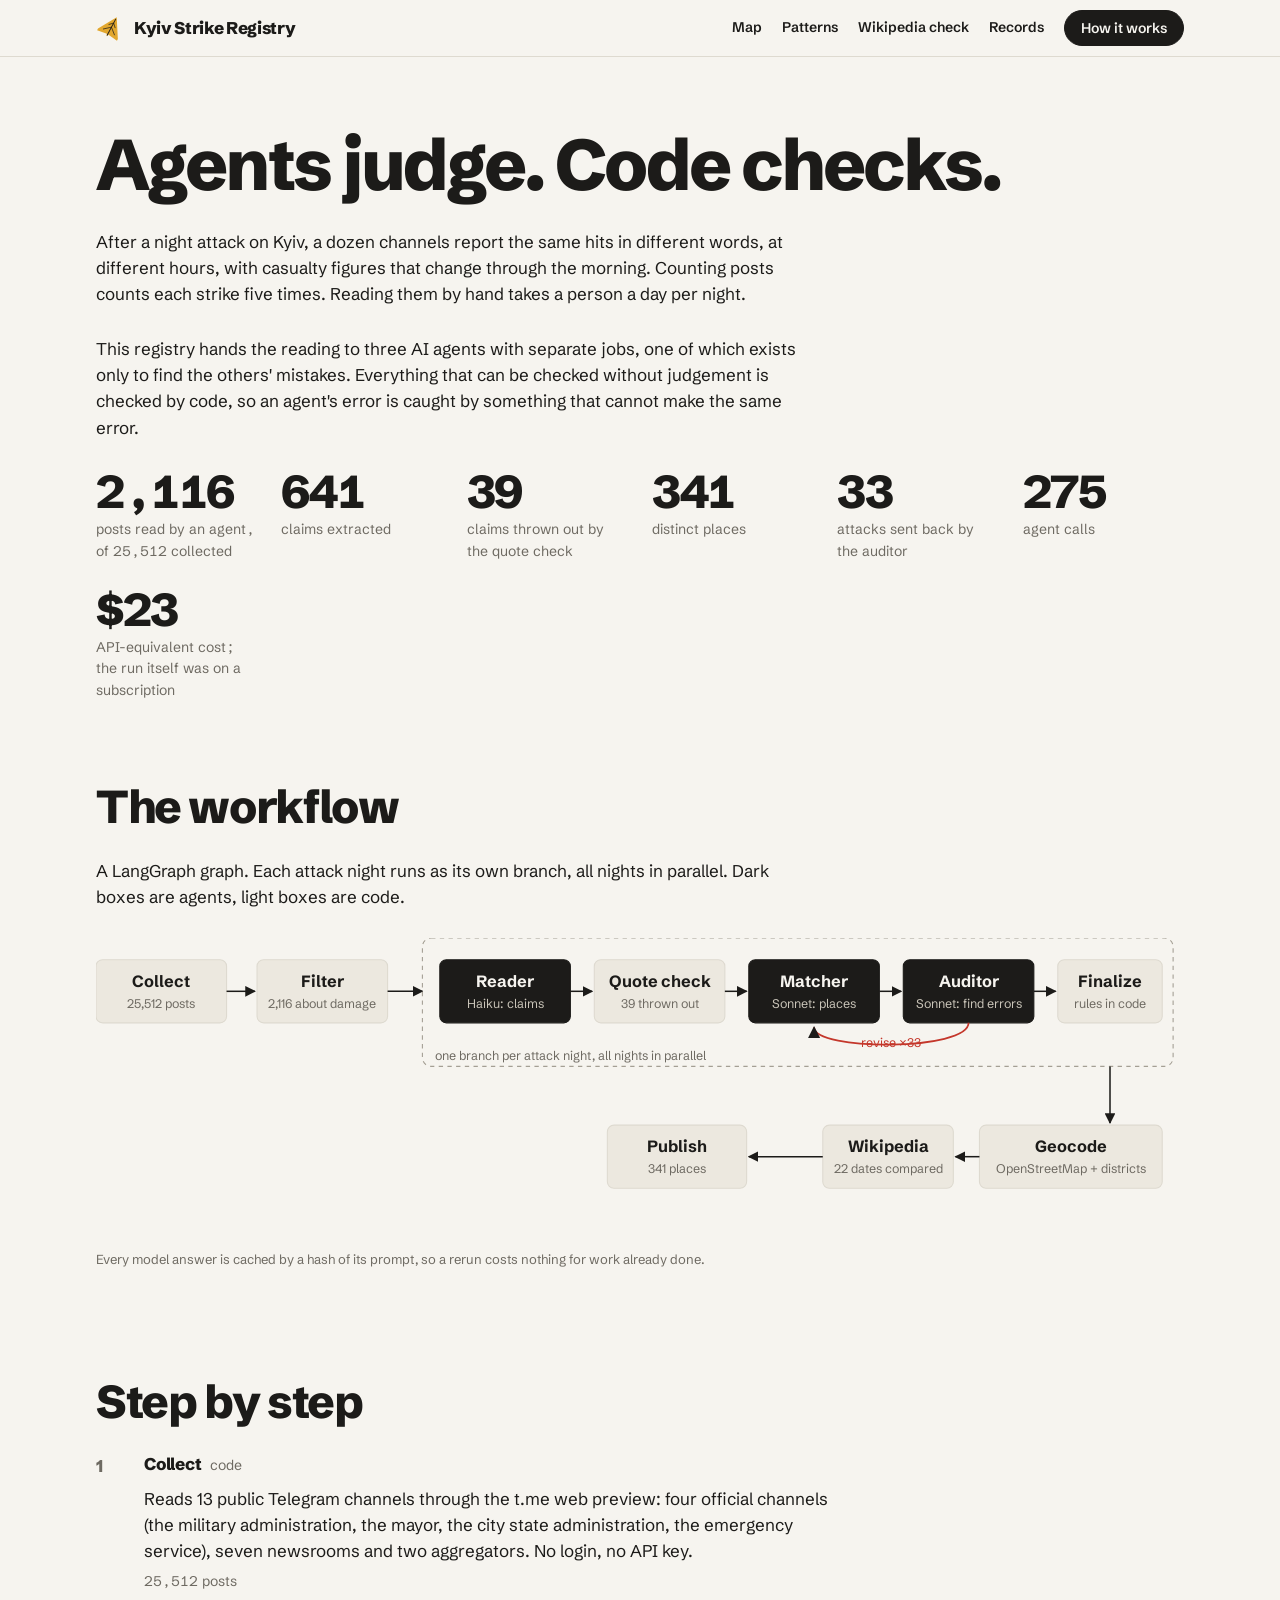
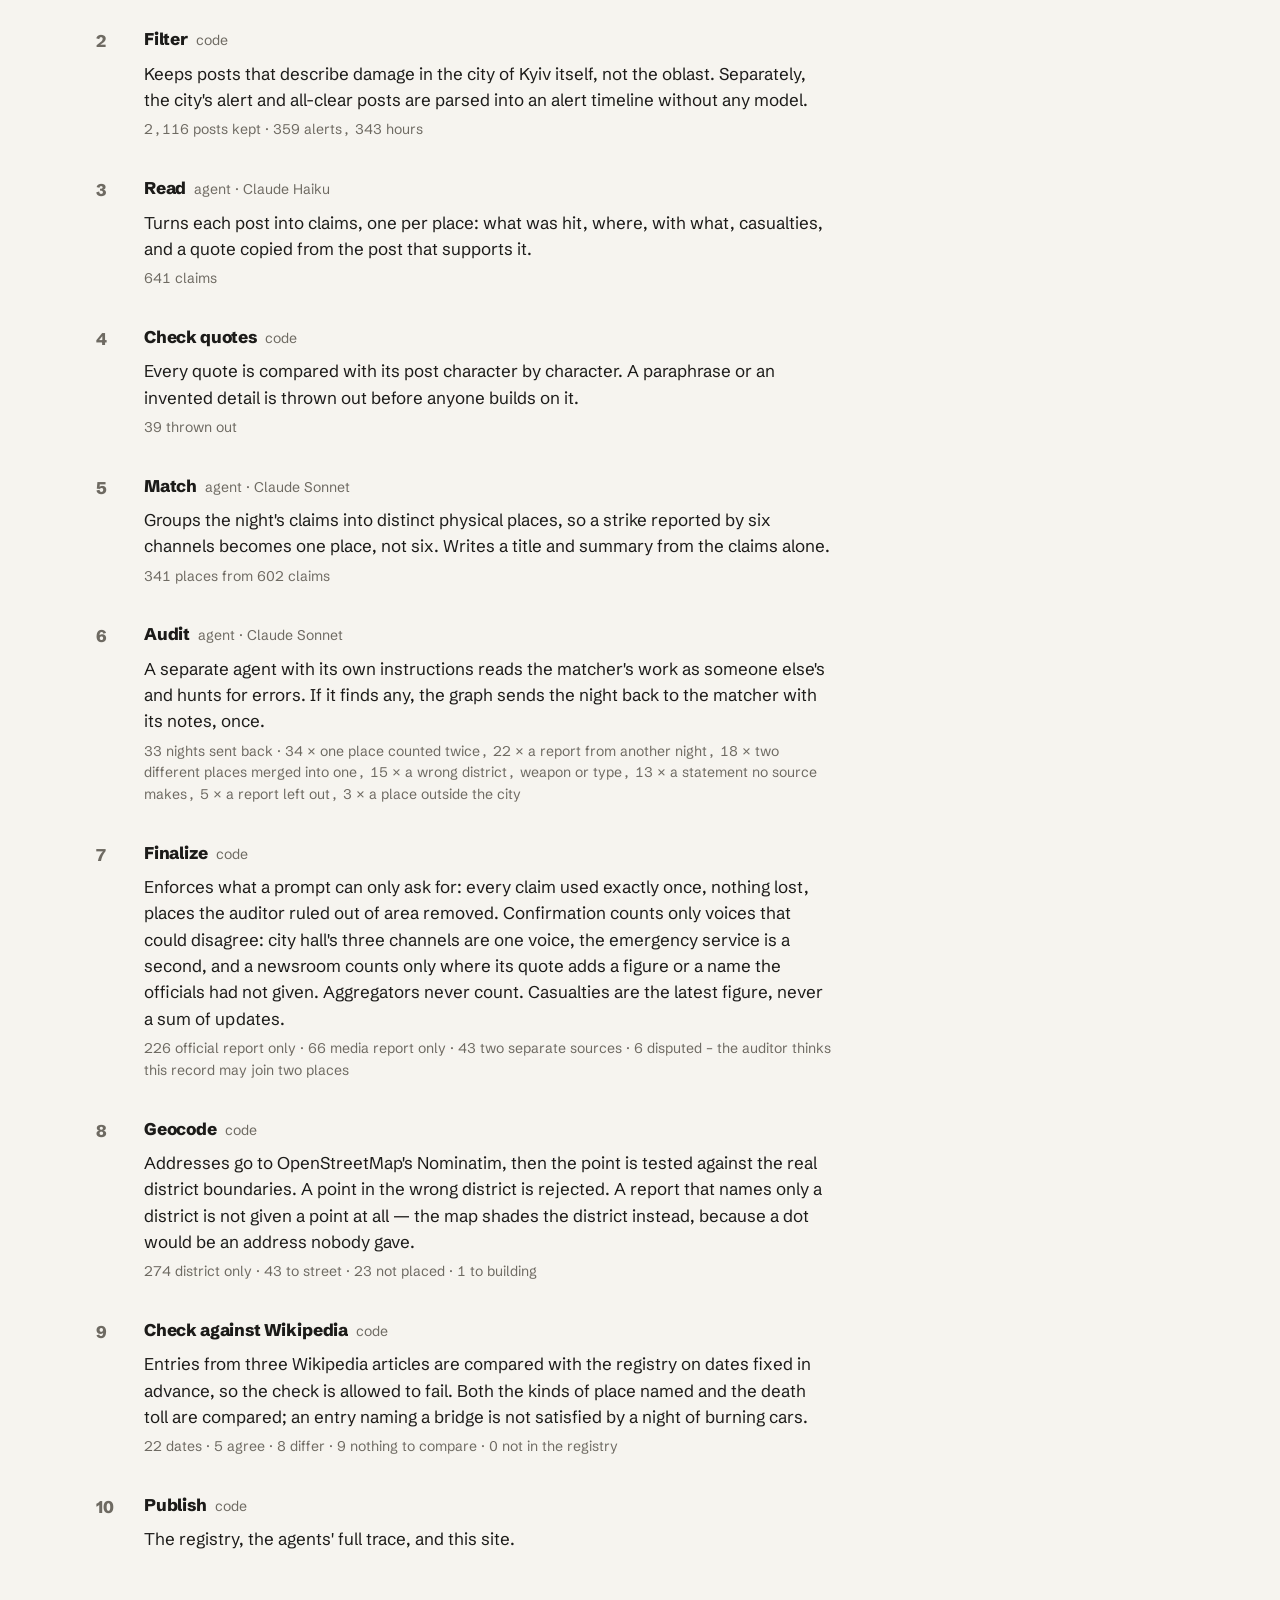
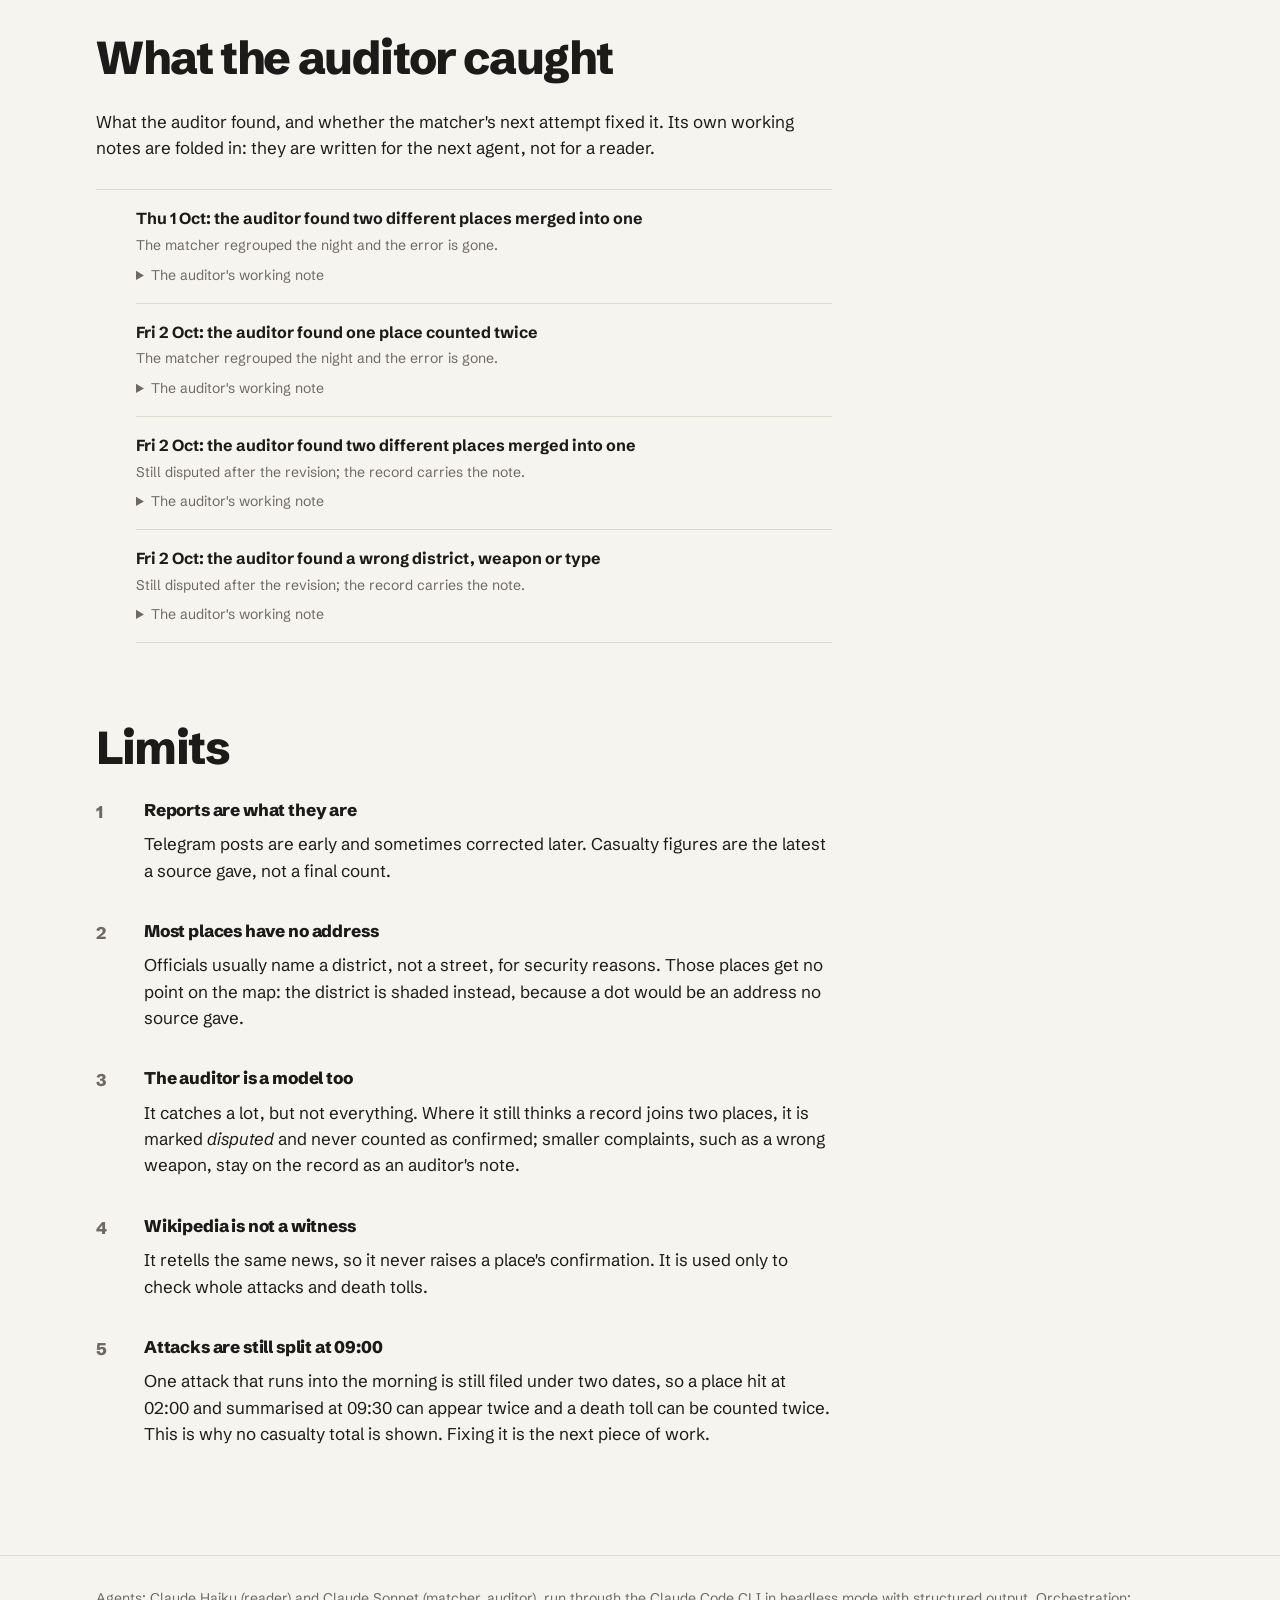
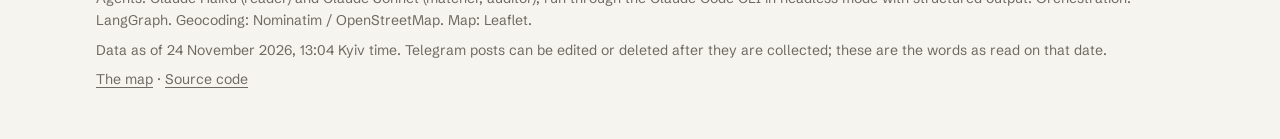
<file: site/how.html>
<!doctype html>
<html lang="en">
<head>
<meta charset="utf-8">
<meta name="viewport" content="width=device-width, initial-scale=1">
<title>How it works – Kyiv Strike Registry</title>
<meta name="description" content="Three AI agents read, group and audit every public report of a strike on Kyiv; code checks what can be checked. How the workflow is built.">
<meta name="theme-color" content="#F6F4EF">
<link rel="icon" href="favicon.svg" type="image/svg+xml">
<link rel="icon" href="favicon-32.png" sizes="32x32" type="image/png">
<link href="fonts/fonts.css" rel="stylesheet">
<link rel="stylesheet" href="style.css">
</head>
<body>
<header class="top" id="top"></header>

<main>
<section class="hero"><div class="wrap">
  <h1>Agents judge. Code checks.</h1>
  <p class="lede">After a night attack on Kyiv, a dozen channels report the same hits in different words, at different hours, with casualty figures that change through the morning. Counting posts counts each strike five times. Reading them by hand takes a person a day per night.</p>
  <p class="lede">This registry hands the reading to three AI agents with separate jobs, one of which exists only to find the others' mistakes. Everything that can be checked without judgement is checked by code, so an agent's error is caught by something that cannot make the same error.</p>
  <div class="kv tnum" id="kv"></div>
</div></section>

<section><div class="wrap">
  <h2>The workflow</h2>
  <p class="lede">A LangGraph graph. Each attack night runs as its own branch, all nights in parallel. Dark boxes are agents, light boxes are code.</p>
  <figure class="flow" id="flow"></figure>
</div></section>

<section><div class="wrap">
  <h2>Step by step</h2>
  <ol class="steps" id="steps"></ol>
</div></section>

<section><div class="wrap">
  <h2>What the auditor caught</h2>
  <p class="lede" id="catch-lede"></p>
  <ul class="catches" id="catches"></ul>
</div></section>

<section><div class="wrap">
  <h2>Limits</h2>
  <ol class="steps">
    <li><h3>Reports are what they are</h3><p>Telegram posts are early and sometimes corrected later. Casualty figures are the latest a source gave, not a final count.</p></li>
    <li><h3>Most places have no address</h3><p>Officials usually name a district, not a street, for security reasons. Those places get no point on the map: the district is shaded instead, because a dot would be an address no source gave.</p></li>
    <li><h3>The auditor is a model too</h3><p>It catches a lot, but not everything. Where it still thinks a record joins two places, it is marked <i>disputed</i> and never counted as confirmed; smaller complaints, such as a wrong weapon, stay on the record as an auditor's note.</p></li>
    <li><h3>Wikipedia is not a witness</h3><p>It retells the same news, so it never raises a place's confirmation. It is used only to check whole attacks and death tolls.</p></li>
    <li><h3>Attacks are still split at 09:00</h3><p>One attack that runs into the morning is still filed under two dates, so a place hit at 02:00 and summarised at 09:30 can appear twice and a death toll can be counted twice. This is why no casualty total is shown. Fixing it is the next piece of work.</p></li>
  </ol>
</div></section>
</main>

<footer><div class="wrap">
  <p>Agents: Claude Haiku (reader) and Claude Sonnet (matcher, auditor), run through the Claude Code CLI in headless mode with structured output. Orchestration: LangGraph. Geocoding: Nominatim / OpenStreetMap. Map: Leaflet.</p>
  <p id="asof"></p>
  <p><a href="./">The map</a> · <a href="https://github.com/tShyshatskyi/kyiv-strikes-agent">Source code</a></p>
</div></footer>

<script src="data.js"></script>
<script src="common.js"></script>
<script>
mountHeader('how');
const R = window.REGISTRY, W = R.workflow, $ = s => document.querySelector(s);
const usd = Object.values(W.llm || {}).reduce((t, r) => t + r.usd, 0);
const calls = Object.values(W.llm || {}).reduce((t, r) => t + r.calls, 0);
const nights = new Set(R.sites.map(s => s.day)).size;
const n = x => Number(x || 0).toLocaleString('en');
$('#asof').textContent = `Data as of ${asOf(R)}. Telegram posts can be edited or deleted after they are collected; these are the words as read on that date.`;

$('#kv').innerHTML = [
  [n(W.candidates), `posts read by an agent, of ${n(W.collected)} collected`],
  [n(W.claims), 'claims extracted'], [n(W.rejected_quotes), 'claims thrown out by the quote check'],
  [n(W.sites), 'distinct places'], [n(W.sent_back), 'attacks sent back by the auditor'], [n(calls), 'agent calls'],
  ['$' + usd.toFixed(0), 'API-equivalent cost; the run itself was on a subscription'],
].map(([b, l]) => `<div><b>${b}</b>${l}</div>`).join('');

// The graph, drawn from the same steps the code runs.
(function flow() {
  const box = (x, y, w, label, sub, agent) => `<g transform="translate(${x},${y})"><rect width="${w}" height="58" rx="6" fill="${agent ? '#1C1B19' : '#ECE8DF'}" stroke="${agent ? '#1C1B19' : '#DEDAD0'}"/>` +
    `<text x="${w / 2}" y="25" text-anchor="middle" font-size="15" font-weight="700" fill="${agent ? '#F6F4EF' : '#1C1B19'}">${label}</text>` +
    `<text x="${w / 2}" y="44" text-anchor="middle" font-size="11.5" fill="${agent ? '#C9C4B8' : '#6E6A62'}">${sub}</text></g>`;
  const arrow = (x1, y1, x2, y2) => `<path d="M${x1} ${y1} L${x2} ${y2}" stroke="#1C1B19" stroke-width="1.4" fill="none" marker-end="url(#a)"/>`;
  let s = `<svg viewBox="0 0 1000 330" role="img" aria-label="Workflow: collect, filter, then per night read, check quotes, match, audit with a loop back to match, then finalize, geocode, Wikipedia check and publish">
  <defs><marker id="a" viewBox="0 0 10 10" refX="9" refY="5" markerWidth="7" markerHeight="7" orient="auto"><path d="M0 0 L10 5 L0 10 z" fill="#1C1B19"/></marker></defs>`;
  s += box(0, 20, 120, 'Collect', `${n(W.collected)} posts`) + arrow(120, 49, 146, 49);
  s += box(148, 20, 120, 'Filter', `${n(W.candidates)} about damage`) + arrow(268, 49, 300, 49);
  s += `<rect x="300" y="0" width="690" height="118" rx="8" fill="none" stroke="#A49F94" stroke-dasharray="4 4"/><text x="312" y="112" font-size="11.5" fill="#6E6A62">one branch per attack night, all nights in parallel</text>`;
  s += box(316, 20, 120, 'Reader', 'Haiku: claims', true) + arrow(436, 49, 456, 49);
  s += box(458, 20, 120, 'Quote check', `${n(W.rejected_quotes)} thrown out`) + arrow(578, 49, 598, 49);
  s += box(600, 20, 120, 'Matcher', 'Sonnet: places', true) + arrow(720, 49, 740, 49);
  s += box(742, 20, 120, 'Auditor', 'Sonnet: find errors', true) + arrow(862, 49, 882, 49);
  s += box(884, 20, 96, 'Finalize', 'rules in code');
  s += `<path d="M802 78 C802 104 660 104 660 82" stroke="#C4372B" stroke-width="1.6" fill="none" marker-end="url(#a)"/><text x="731" y="100" text-anchor="middle" font-size="11.5" fill="#C4372B">revise ×${n(W.sent_back)}</text>`;
  s += arrow(932, 118, 932, 170);
  s += box(668, 172, 120, 'Wikipedia', `${W.wikipedia?.dates || 0} dates compared`) + box(812, 172, 168, 'Geocode', 'OpenStreetMap + districts');
  s += arrow(812, 201, 790, 201);
  s += arrow(668, 201, 600, 201) + box(470, 172, 128, 'Publish', `${n(W.sites)} places`);
  s += `<text x="0" y="300" font-size="12" fill="#6E6A62">Every model answer is cached by a hash of its prompt, so a rerun costs nothing for work already done.</text></svg>`;
  $('#flow').innerHTML = s;
})();

const issueNames = {wrong_merge: 'two different places merged into one', missed_merge: 'one place counted twice', unsupported_summary: 'a statement no source makes',
  wrong_field: 'a wrong district, weapon or type', not_kyiv_city: 'a place outside the city', not_this_attack: 'a report from another night', lost_claim: 'a report left out'};
const iss = Object.entries(W.issues || {}).sort((a, b) => b[1] - a[1]);
const steps = [
  ['Collect', 'code', `Reads ${W.channels} public Telegram channels through the t.me web preview: four official channels (the military administration, the mayor, the city state administration, the emergency service), seven newsrooms and two aggregators. No login, no API key.`, `${n(W.collected)} posts`],
  ['Filter', 'code', 'Keeps posts that describe damage in the city of Kyiv itself, not the oblast. Separately, the city\'s alert and all-clear posts are parsed into an alert timeline without any model.', `${n(W.candidates)} posts kept · ${n(W.alerts)} alerts, ${n(W.alert_hours)} hours`],
  ['Read', 'agent · Claude Haiku', 'Turns each post into claims, one per place: what was hit, where, with what, casualties, and a quote copied from the post that supports it.', `${n(W.claims)} claims`],
  ['Check quotes', 'code', 'Every quote is compared with its post character by character. A paraphrase or an invented detail is thrown out before anyone builds on it.', `${n(W.rejected_quotes)} thrown out`],
  ['Match', 'agent · Claude Sonnet', 'Groups the night\'s claims into distinct physical places, so a strike reported by six channels becomes one place, not six. Writes a title and summary from the claims alone.', `${n(W.sites)} places from ${n(W.kept_claims)} claims`],
  ['Audit', 'agent · Claude Sonnet', 'A separate agent with its own instructions reads the matcher\'s work as someone else\'s and hunts for errors. If it finds any, the graph sends the night back to the matcher with its notes, once.',
    `${n(W.sent_back)} nights sent back` + (iss.length ? ' · ' + iss.map(([k, v]) => `${v} × ${issueNames[k] || k}`).join(', ') : '')],
  ['Finalize', 'code', 'Enforces what a prompt can only ask for: every claim used exactly once, nothing lost, places the auditor ruled out of area removed. Confirmation counts only voices that could disagree: city hall\'s three channels are one voice, the emergency service is a second, and a newsroom counts only where its quote adds a figure or a name the officials had not given. Aggregators never count. Casualties are the latest figure, never a sum of updates.',
    Object.entries(W.levels || {}).map(([k, v]) => `${v} ${(LEVEL[k] || k).toLowerCase()}`).join(' · ')],
  ['Geocode', 'code', 'Addresses go to OpenStreetMap\'s Nominatim, then the point is tested against the real district boundaries. A point in the wrong district is rejected. A report that names only a district is not given a point at all — the map shades the district instead, because a dot would be an address nobody gave.',
    Object.entries(W.precision || {}).map(([k, v]) => `${v} ${k === 'None' ? 'not placed' : k === 'district' ? 'district only' : 'to ' + k}`).join(' · ')],
  ['Check against Wikipedia', 'code', 'Entries from three Wikipedia articles are compared with the registry on dates fixed in advance, so the check is allowed to fail. Both the kinds of place named and the death toll are compared; an entry naming a bridge is not satisfied by a night of burning cars.',
    W.wikipedia ? `${W.wikipedia.dates} dates · ${W.wikipedia.match} agree · ${W.wikipedia.differs} differ · ${W.wikipedia.no_figure} nothing to compare · ${W.wikipedia.missing} not in the registry` : ''],
  ['Publish', 'code', 'The registry, the agents\' full trace, and this site.', ''],
];
$('#steps').innerHTML = steps.map(([h, who, p, num]) => `<li><h3>${h}<small>${who}</small></h3><p>${p}</p>${num ? `<p class="n tnum">${num}</p>` : ''}</li>`).join('');

// Four cases, not twelve. The auditor writes for the next agent — internal
// claim ids, two languages, several hundred characters — so its words are
// folded away and what it found is stated in one line.
const caught = R.examples.filter(e => issueNames[e.kind]).slice(0, 4);
$('#catch-lede').textContent = caught.length
  ? 'What the auditor found, and whether the matcher\'s next attempt fixed it. Its own working notes are folded in: they are written for the next agent, not for a reader.'
  : 'No examples in this run yet.';
$('#catches').innerHTML = caught.map(e =>
  `<li><b>${fmtDay(e.day, 'dow')}: the auditor found ${issueNames[e.kind]}</b>` +
  `<div class="fx">${e.fixed ? 'The matcher regrouped the night and the error is gone.' : 'Still disputed after the revision; the record carries the note.'}</div>` +
  `<details class="note"><summary>The auditor's working note</summary><p>${esc(e.explanation)}</p></details></li>`).join('');
</script>
</body>
</html>
</file>
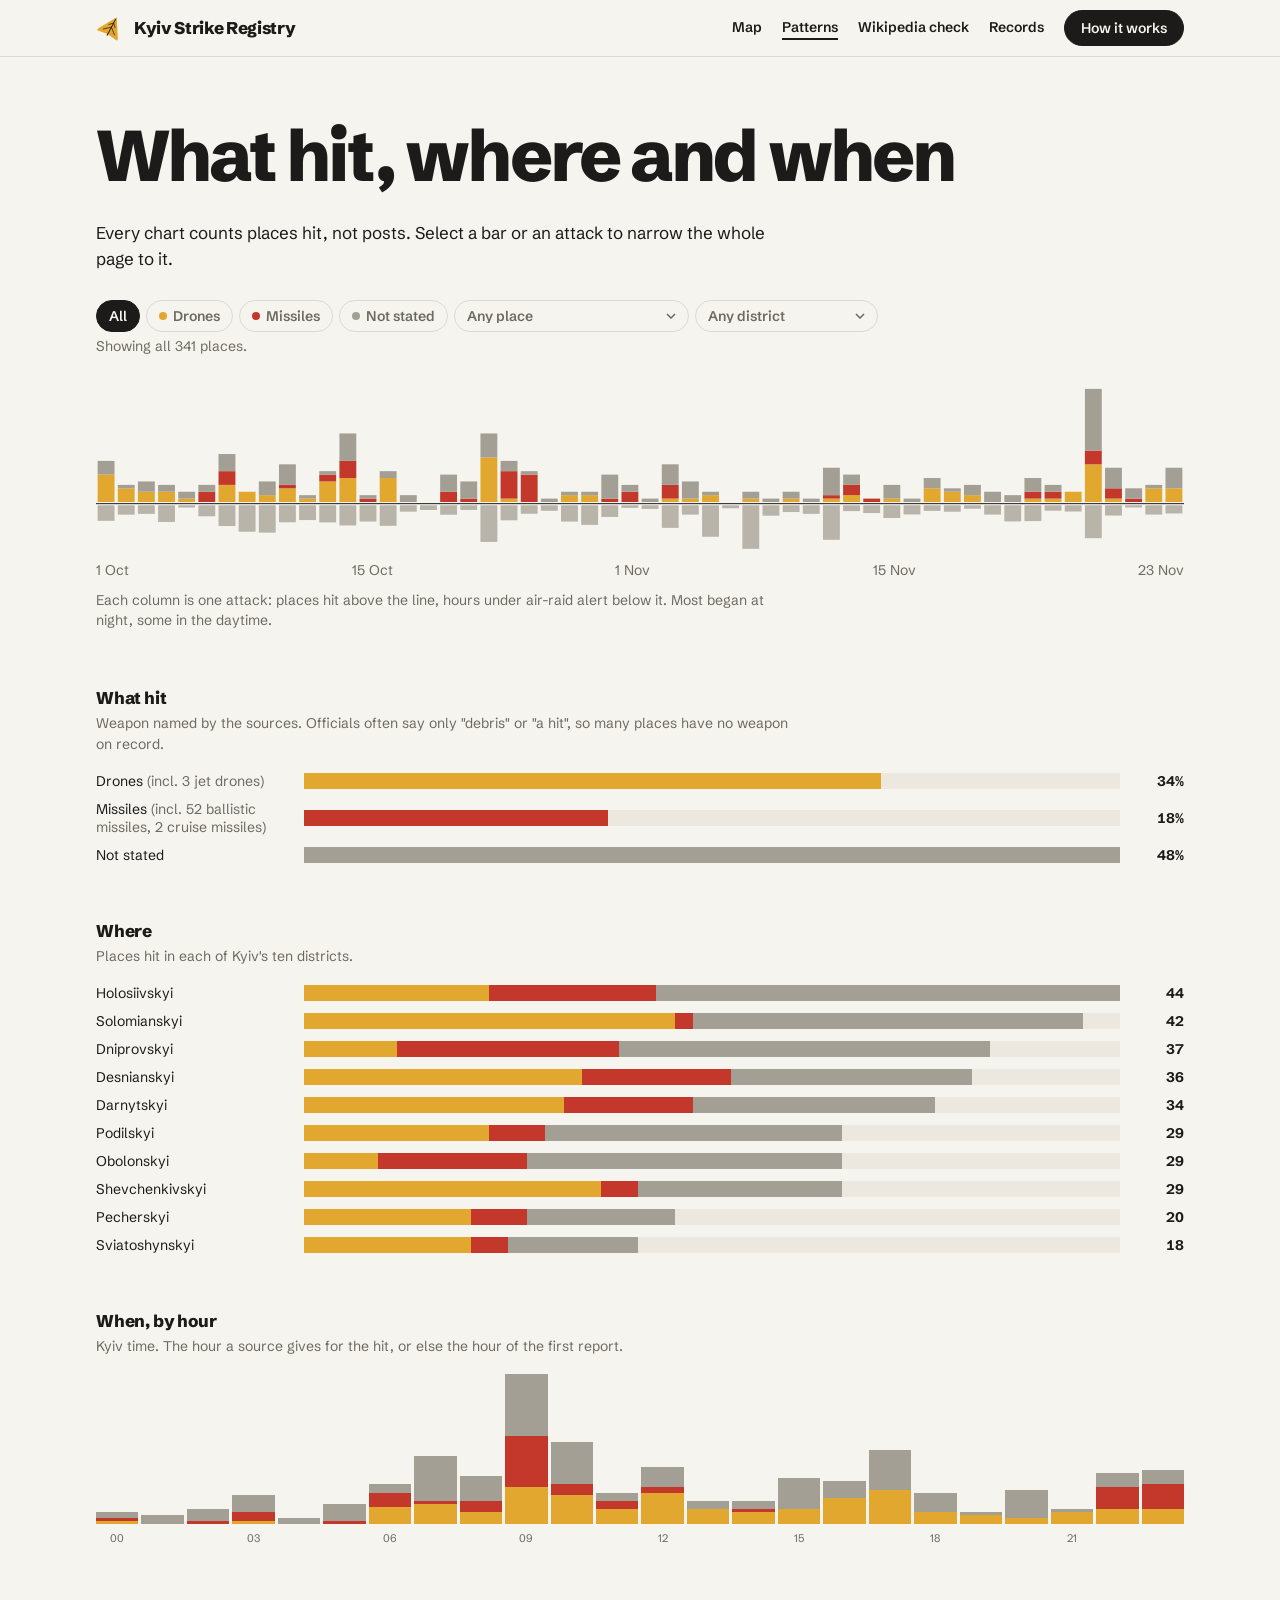
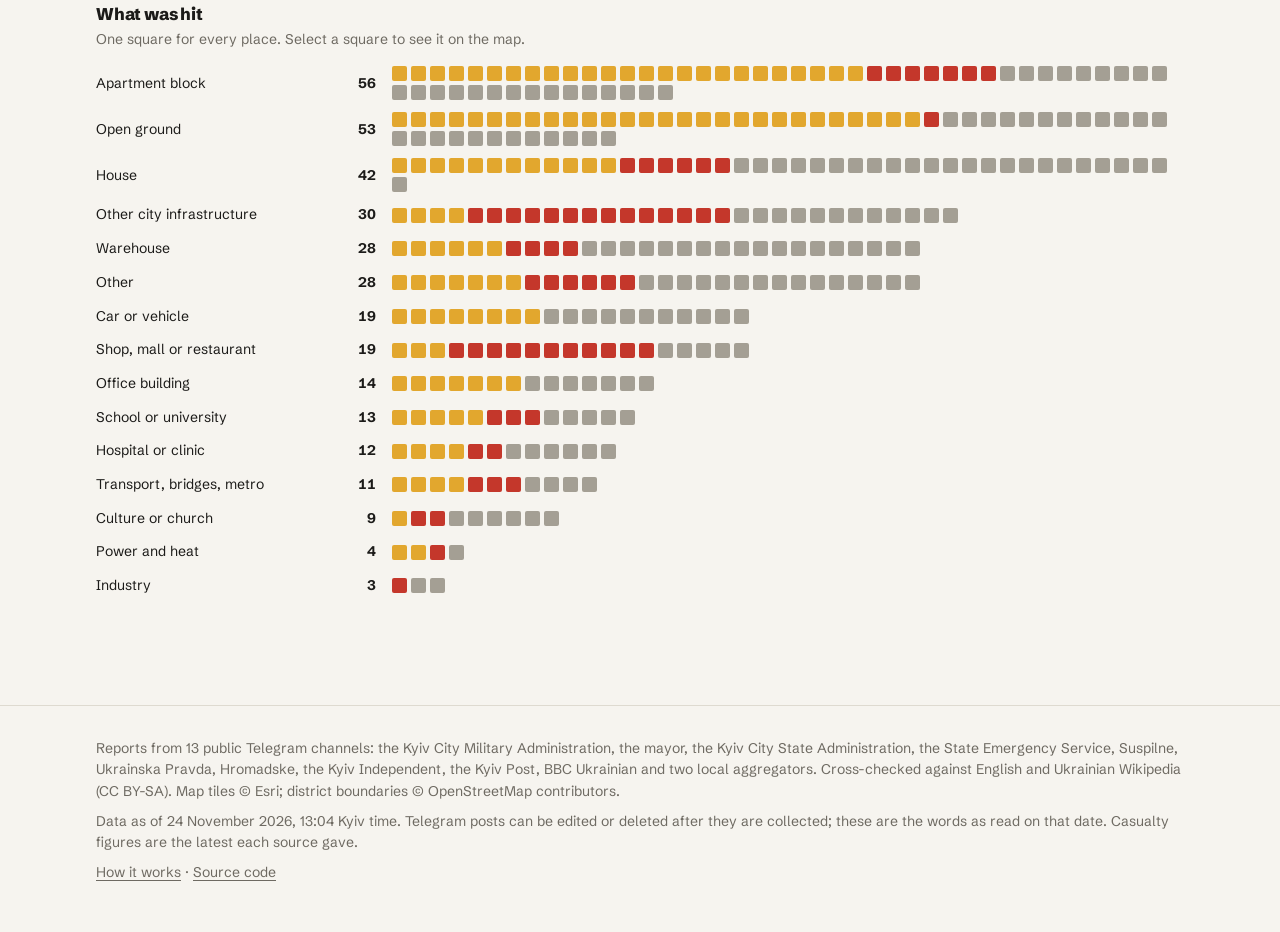
<file: site/patterns.html>
<!doctype html>
<html lang="en">
<head>
<meta charset="utf-8">
<meta name="viewport" content="width=device-width, initial-scale=1">
<title>Patterns – Kyiv Strike Registry</title>
<meta name="description" content="What hit Kyiv in autumn 2026, which districts, at what hour, and what kind of places were hit.">
<meta name="theme-color" content="#F6F4EF">
<link rel="icon" href="favicon.svg" type="image/svg+xml">
<link rel="icon" href="favicon-32.png" sizes="32x32" type="image/png">
<link href="fonts/fonts.css" rel="stylesheet">
<link rel="stylesheet" href="style.css">
</head>
<body>
<header class="top" id="top"></header>
<main>
<section class="pagehead"><div class="wrap">
  <h1>What hit, where and when</h1>
  <p class="lede">Every chart counts places hit, not posts. Select a bar or an attack to narrow the whole page to it.</p>
  <div class="toolbar" id="filters"></div>
  <p class="status" id="status" aria-live="polite"></p>
  <div class="nights" id="nights"></div>
  <div class="ticks" id="ticks"></div>
  <p class="small mute" style="margin-top:8px">Each column is one attack: places hit above the line, hours under air-raid alert below it. Most began at night, some in the daytime.</p>
</div></section>

<section style="padding-top:56px"><div class="wrap">
  <div class="charts" style="margin-top:0">
    <div class="chart"><h3>What hit</h3><p>Weapon named by the sources. Officials often say only "debris" or "a hit", so many places have no weapon on record.</p><div class="bars" id="c-weapon"></div></div>
    <div class="chart"><h3>Where</h3><p>Places hit in each of Kyiv's ten districts.</p><div class="bars" id="c-district"></div></div>
    <div class="chart"><h3>When, by hour</h3><p>Kyiv time. The hour a source gives for the hit, or else the hour of the first report.</p><div class="cols" id="c-hour" style="grid-template-columns:repeat(24,1fr)"></div><div class="cols-ax" id="c-hour-ax" style="grid-template-columns:repeat(24,1fr)"></div></div>
    <div class="chart"><h3>What was hit</h3><p>One square for every place. Select a square to see it on the map.</p><div class="tally" id="c-target"></div></div>
  </div>
</div></section>
</main>

<script src="data.js"></script>
<script src="common.js"></script>
<script>
mountHeader('patterns'); mountFooter();
const R = window.REGISTRY, S = R.sites, $ = s => document.querySelector(s);
const NIGHTS = allNights(R.period);
const state = {night: null, w: 'all', t: '', d: ''};
const syncFilters = mountFilters($('#filters'), S, state, p => set(p));
function set(p) { Object.assign(state, p); render(); }
const visible = skip => S.filter(s => passes(state, s, skip));
window.reset = () => set({night: null, w: 'all', t: '', d: ''});

$('#nights').addEventListener('click', e => { const r = e.target.closest('[data-d]'); if (r) set({night: state.night === r.dataset.d ? null : r.dataset.d}); });

function barRows(el, rows, key, total) {
  const max = Math.max(1, ...rows.map(r => r.n)), live = key[0] !== '_';
  el.innerHTML = rows.map(r => `<button class="bar" data-k="${r.k}" aria-pressed="${state[key] === r.k}"${live ? '' : ' style="cursor:default" tabindex="-1"'}><span>${r.label}</span>` +
    `<span class="track">${['drone', 'missile', 'unknown'].map(c => r[c] ? `<i style="width:${100 * r[c] / max}%;background:${COLOR[c]}"></i>` : '').join('')}</span>` +
    `<b class="tnum">${total ? Math.round(100 * r.n / Math.max(1, total)) + '%' : r.n}</b></button>`).join('');
  el.onclick = e => { const b = e.target.closest('[data-k]'); if (b && live) set({[key]: state[key] === b.dataset.k ? (key === 'w' ? 'all' : '') : b.dataset.k}); };
}
const split = list => ({n: list.length, drone: list.filter(s => s.wclass === 'drone').length, missile: list.filter(s => s.wclass === 'missile').length, unknown: list.filter(s => s.wclass === 'unknown').length});

function render() {
  syncFilters();
  const v = visible(), any = state.night || state.w !== 'all' || state.t || state.d;
  $('#status').innerHTML = any ? `Showing ${v.length} of ${S.length} places${state.night ? ' on ' + fmtDay(state.night, 'dow') : ''}. <button onclick="reset()">Clear filters</button>` : `Showing all ${S.length} places.`;
  $('#nights').innerHTML = nightStrip(visible('night'), R, NIGHTS, state.night);
  $('#ticks').innerHTML = nightTicks(NIGHTS);

  const vw = visible('w');
  barRows($('#c-weapon'), [['drone', 'Drones'], ['missile', 'Missiles'], ['unknown', 'Not stated']].map(([k, l]) => {
    const sub = vw.filter(s => s.wclass === k), types = count(sub, s => s.weapon);
    const detail = Object.keys(types).filter(t => t !== k && t !== 'unknown').map(t => `${types[t]} ${WEAPON[t].toLowerCase()}${types[t] > 1 ? 's' : ''}`).join(', ');
    return {k, label: l + (detail && k !== 'unknown' ? ` <span class="mute">(incl. ${detail})</span>` : ''), ...split(sub)};
  }), 'w', vw.length);
  const vd = visible('d'), byD = group(vd.filter(s => s.district), s => s.district);
  barRows($('#c-district'), Object.keys(byD).sort((a, b) => byD[b].length - byD[a].length).map(k => ({k, label: k, ...split(byD[k])})), 'd');

  const hours = Array.from({length: 24}, () => []);
  v.forEach(s => { const h = hourOf(s); if (h != null) hours[h].push(s); });
  const maxH = Math.max(1, ...hours.map(h => h.length));
  $('#c-hour').innerHTML = hours.map((a, h) => `<div title="${String(h).padStart(2, '0')}:00 – ${a.length} ${pl(a.length, 'place', 'places')}">${['drone', 'missile', 'unknown'].map(c => { const n = a.filter(s => s.wclass === c).length; return n ? `<i style="height:${100 * n / maxH}%;background:${COLOR[c]}"></i>` : ''; }).join('')}</div>`).join('');
  $('#c-hour-ax').innerHTML = hours.map((_, h) => `<span>${h % 3 === 0 ? String(h).padStart(2, '0') : ''}</span>`).join('');

  const vt = visible('t'), byT = group(vt, s => s.target);
  $('#c-target').innerHTML = Object.keys(byT).sort((a, b) => byT[b].length - byT[a].length).map(k =>
    `<div class="trow"><span>${TARGET[k] || k}</span><b class="tnum">${byT[k].length}</b><span class="sq">${byT[k].sort((a, b) => a.wclass.localeCompare(b.wclass)).map(s =>
      `<a style="background:${COLOR[s.wclass]}" href="./#site=${s.id}" title="${esc(fmtDay(s.day) + ': ' + s.title)}" aria-label="${esc(s.title)}"></a>`).join('')}</span></div>`).join('');
}
render();
</script>
</body>
</html>
</file>
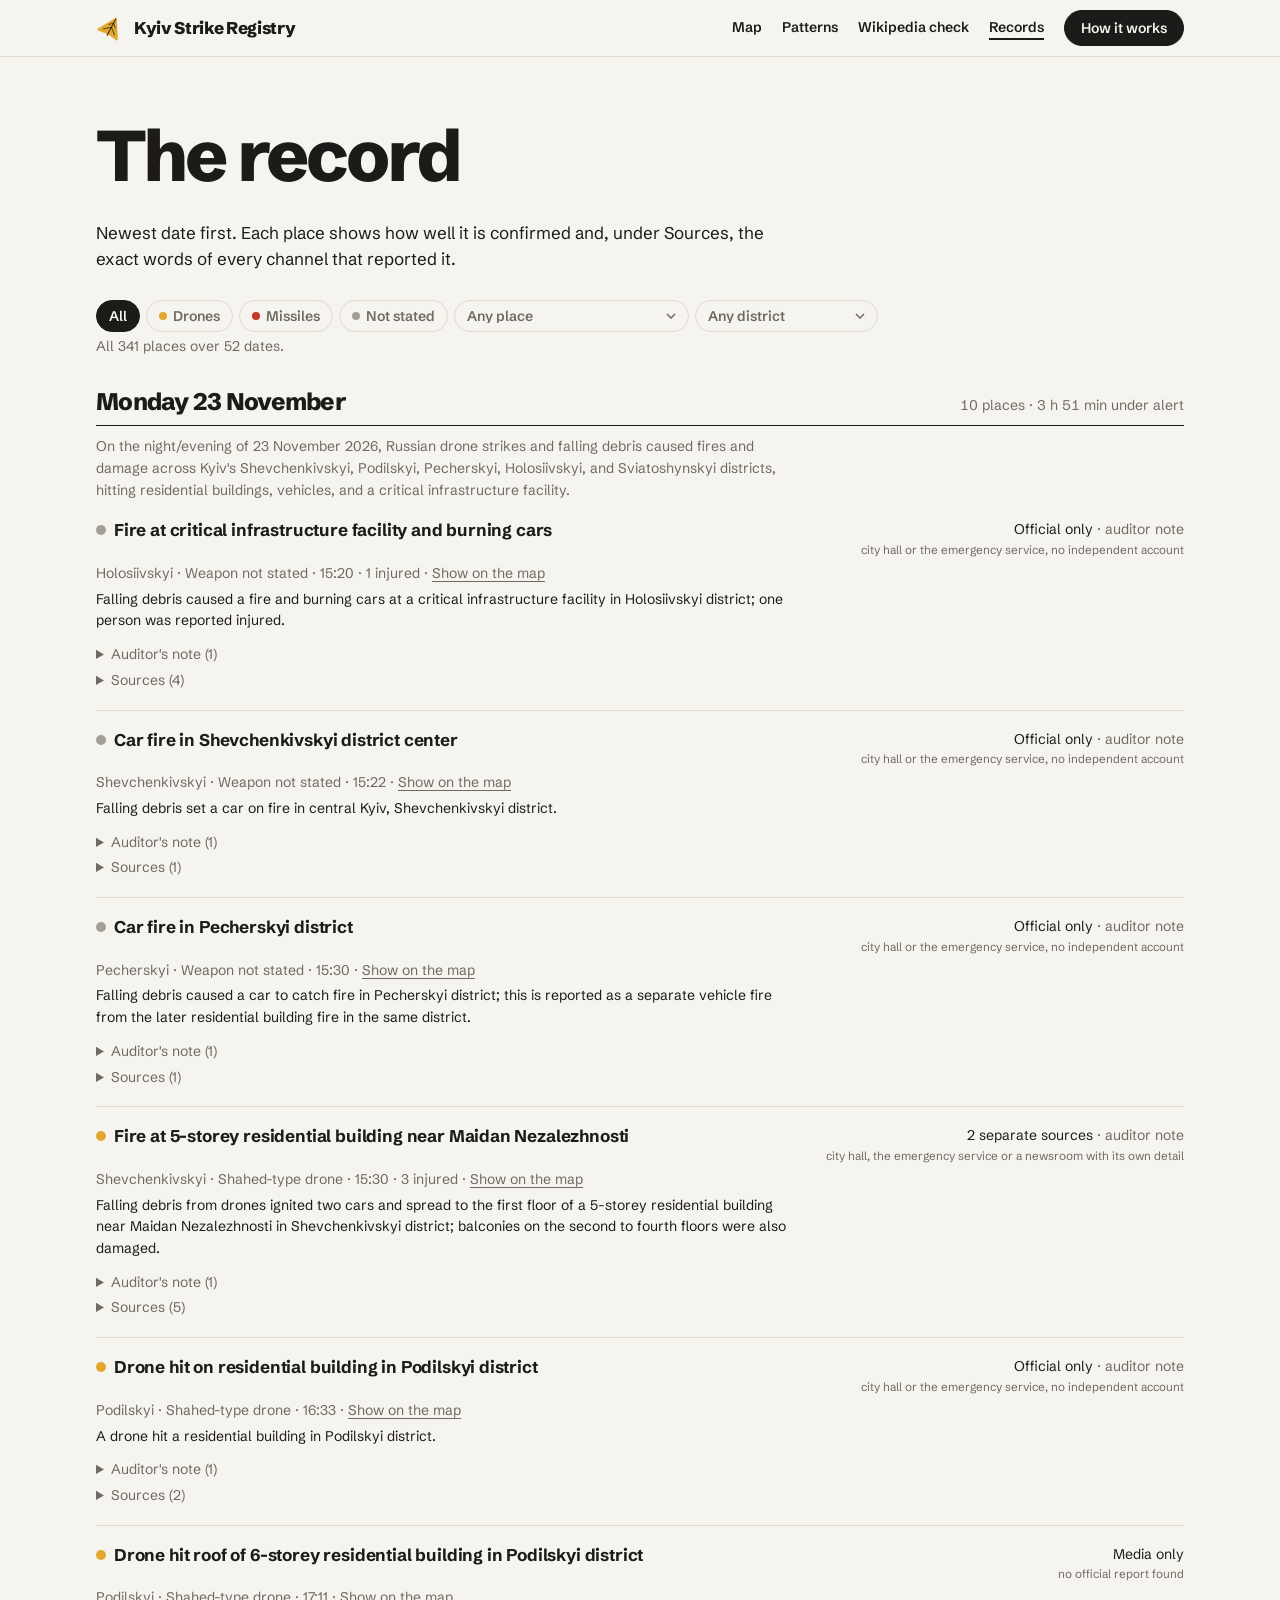
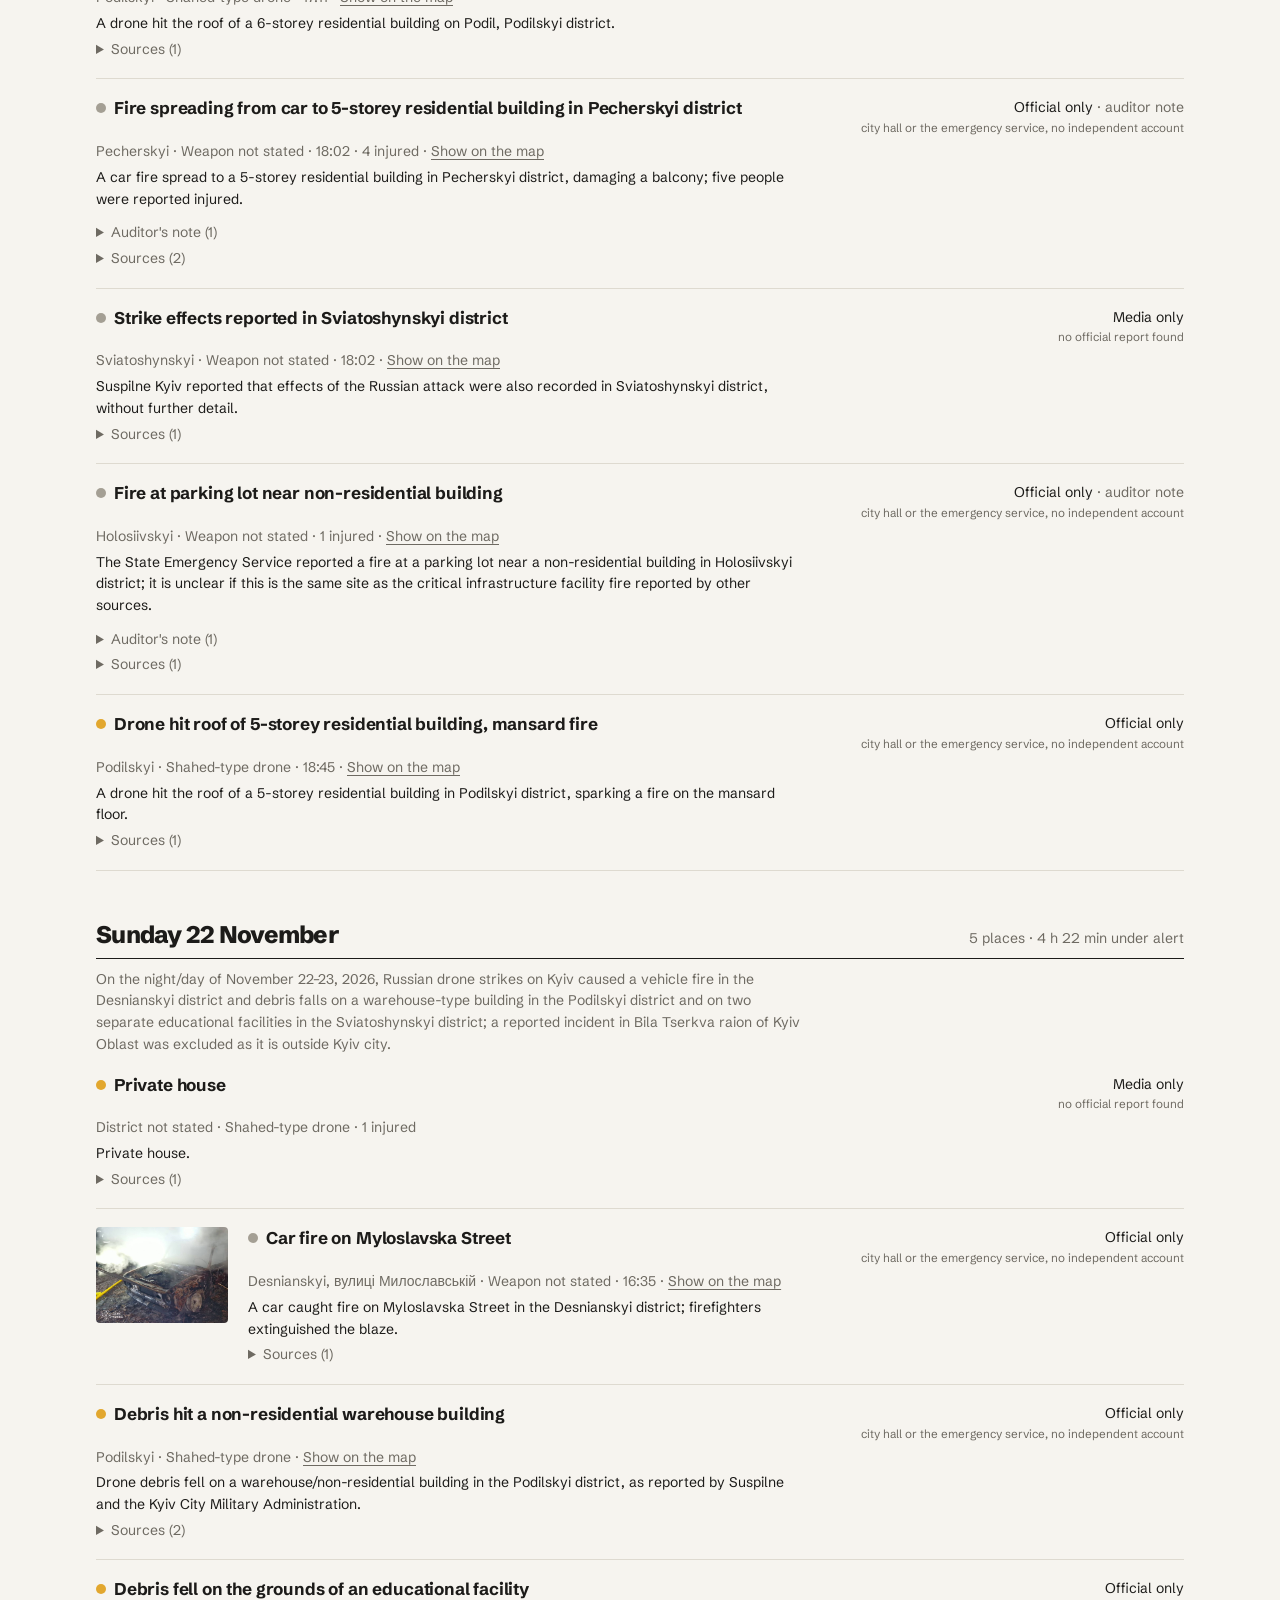
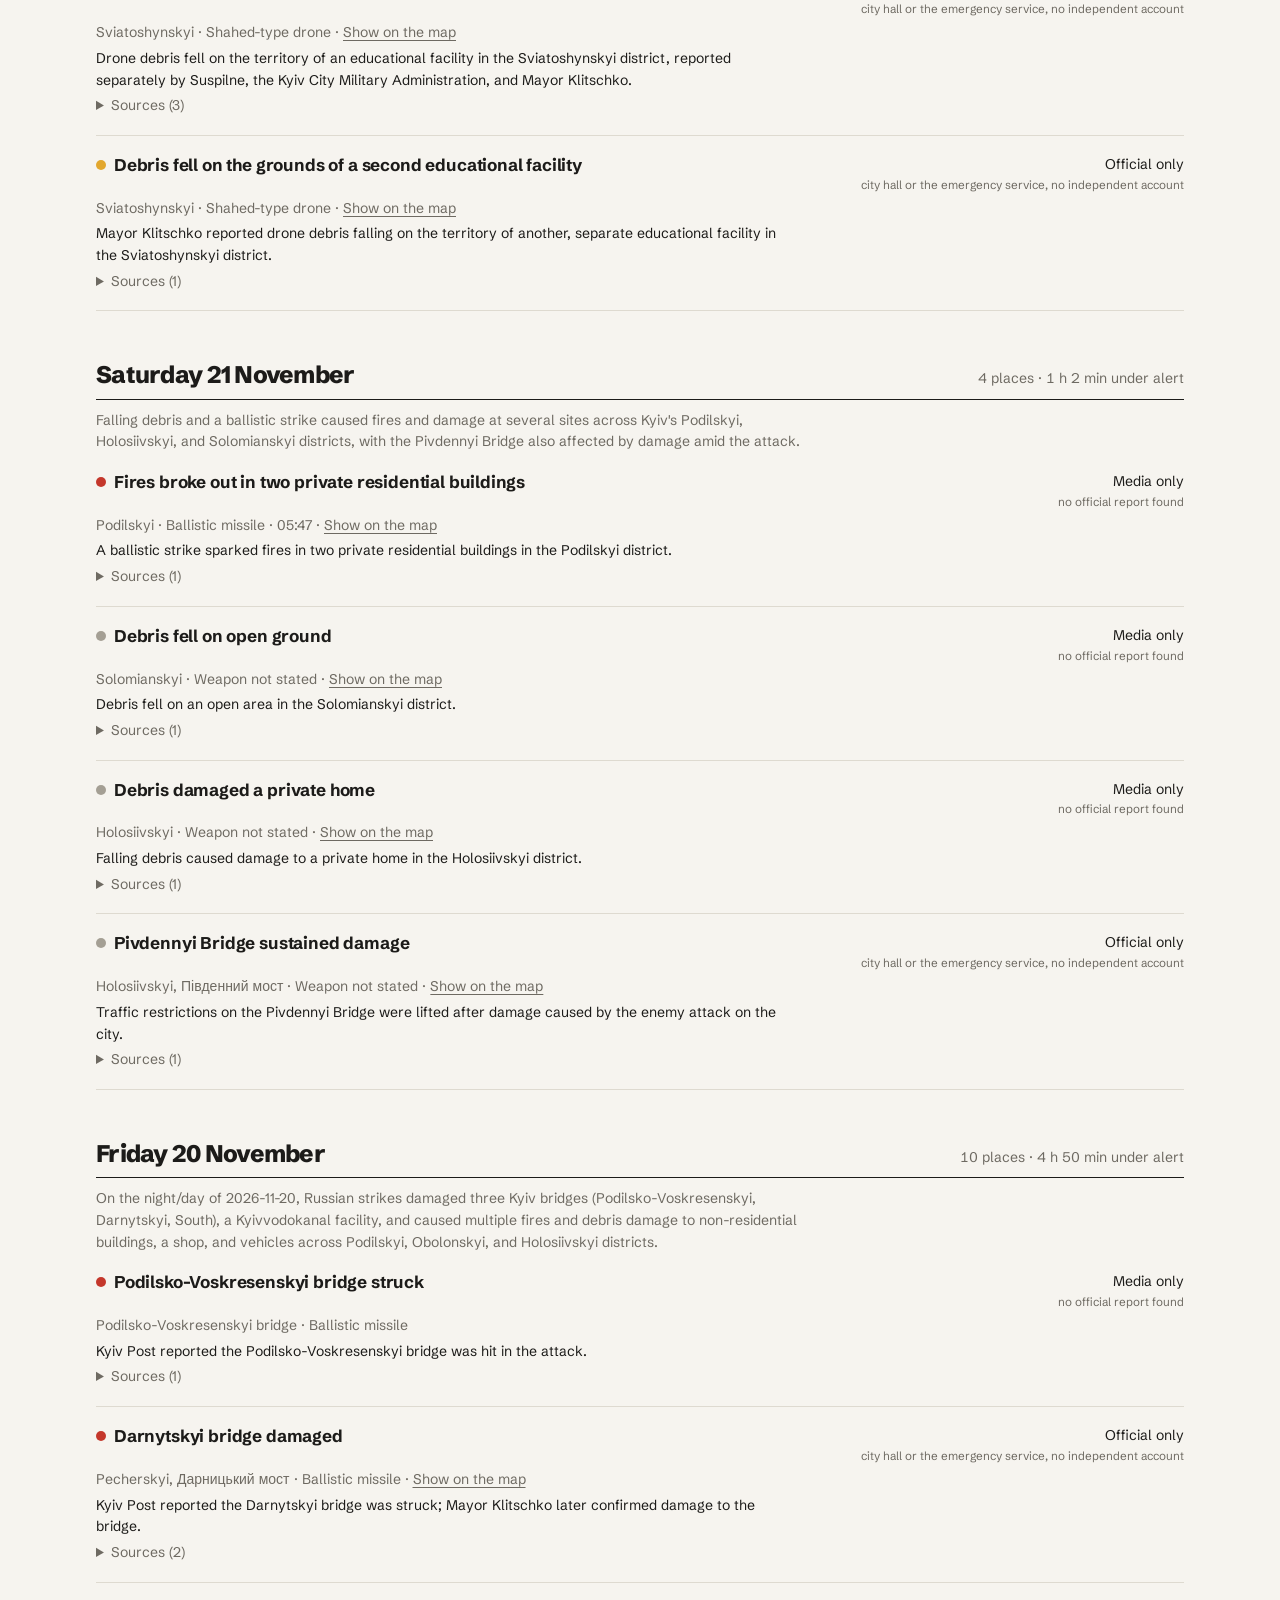
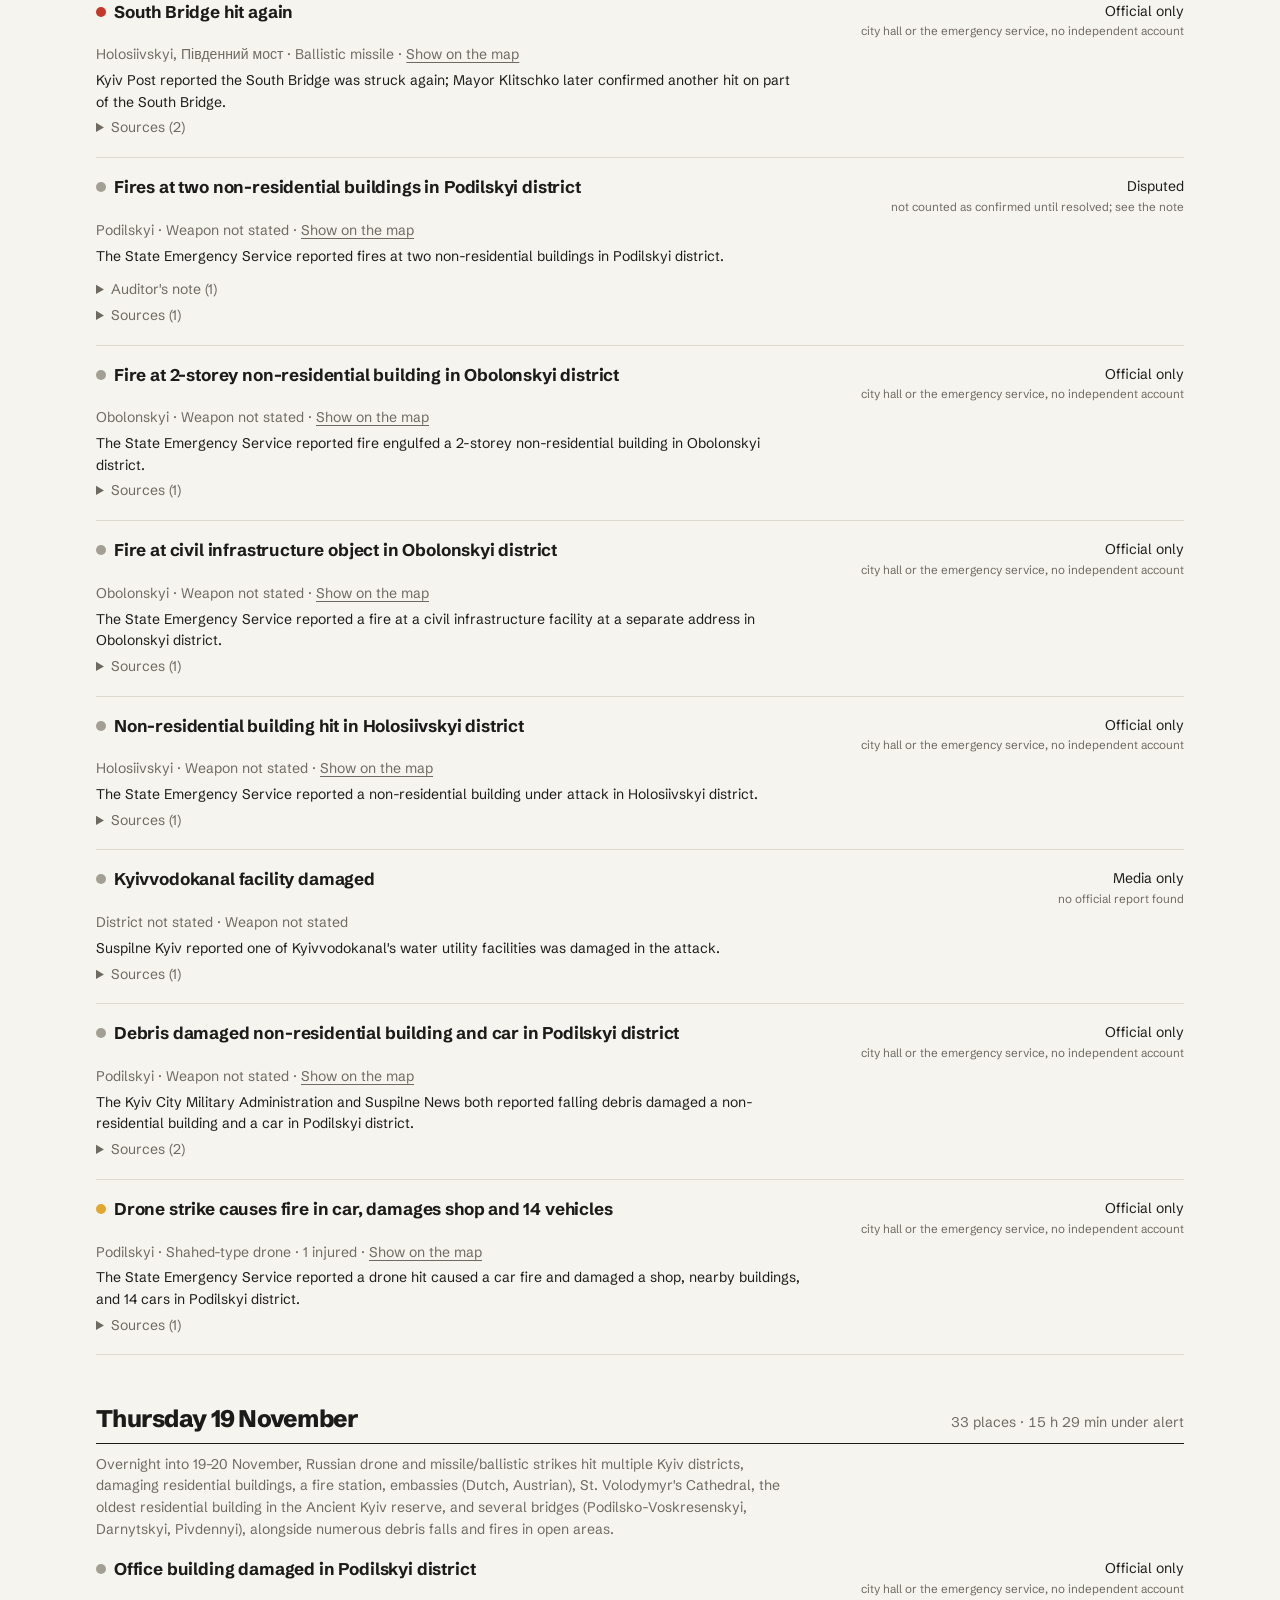
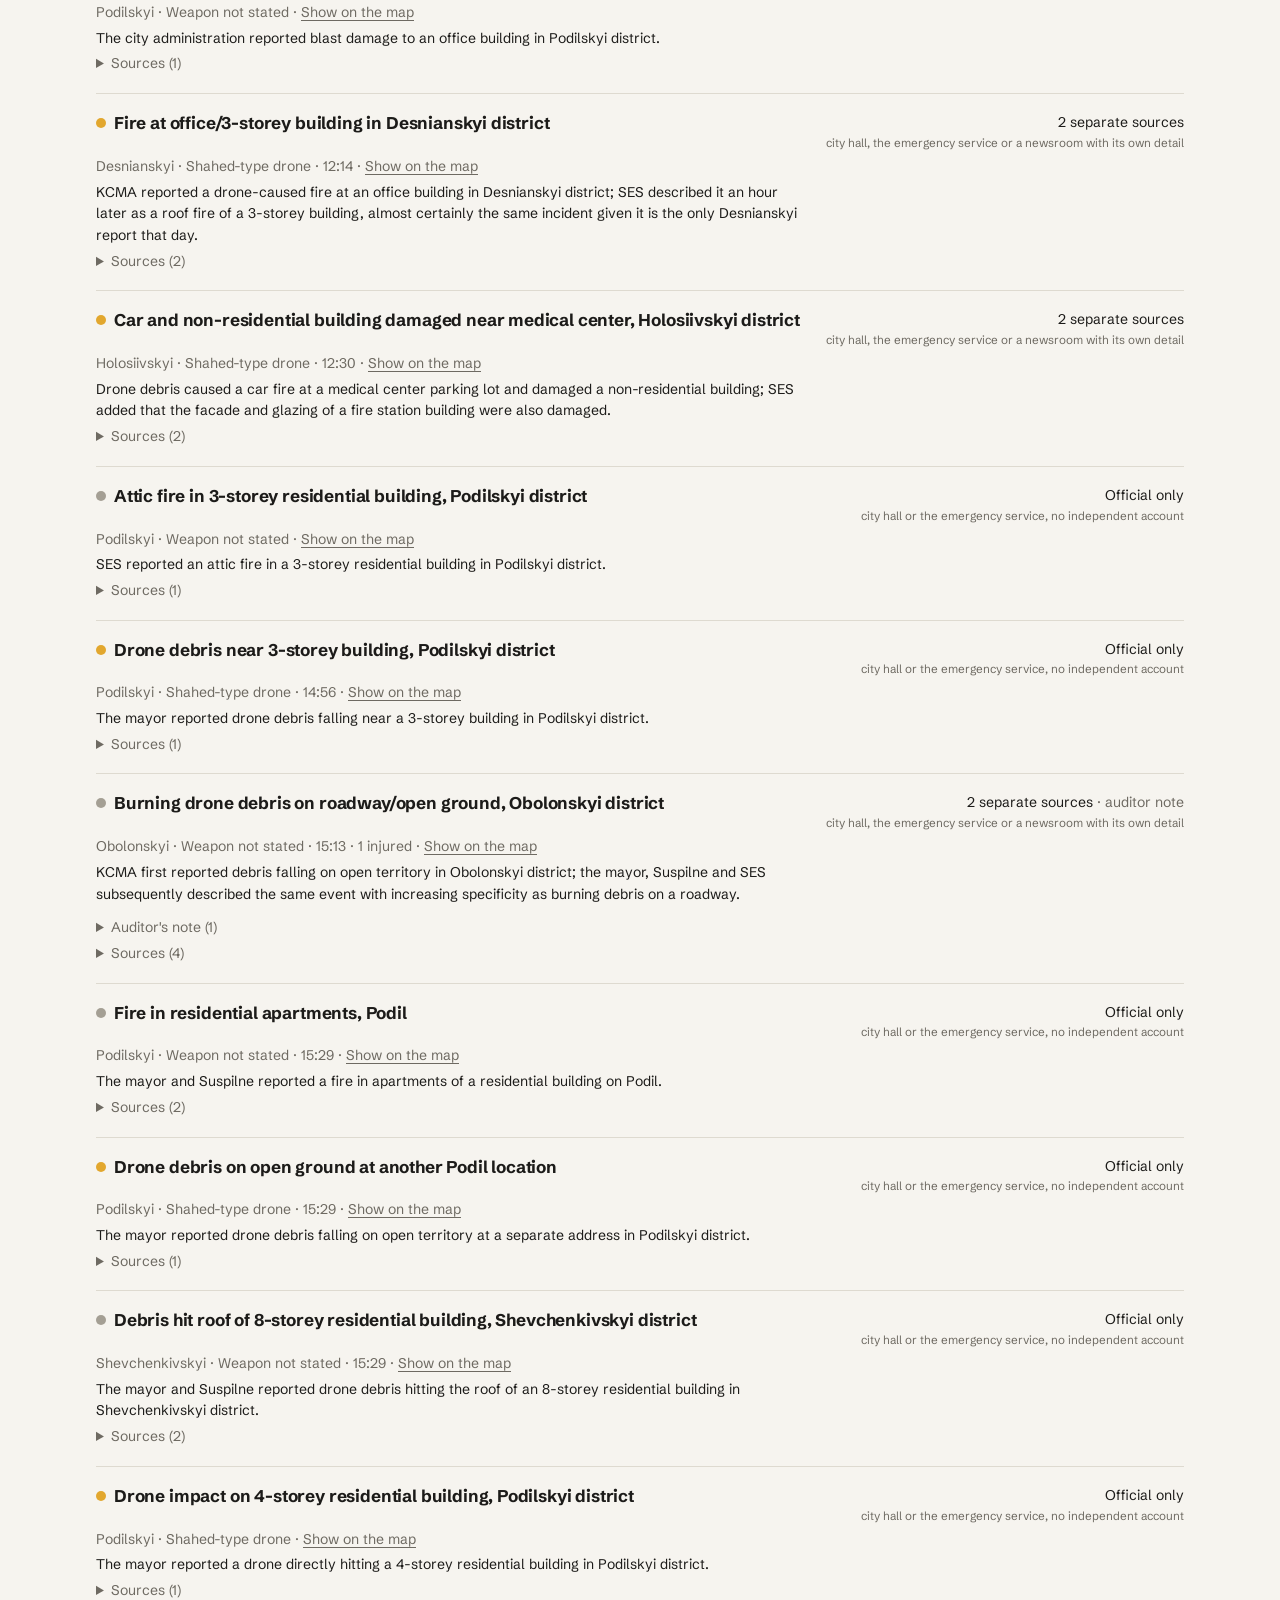
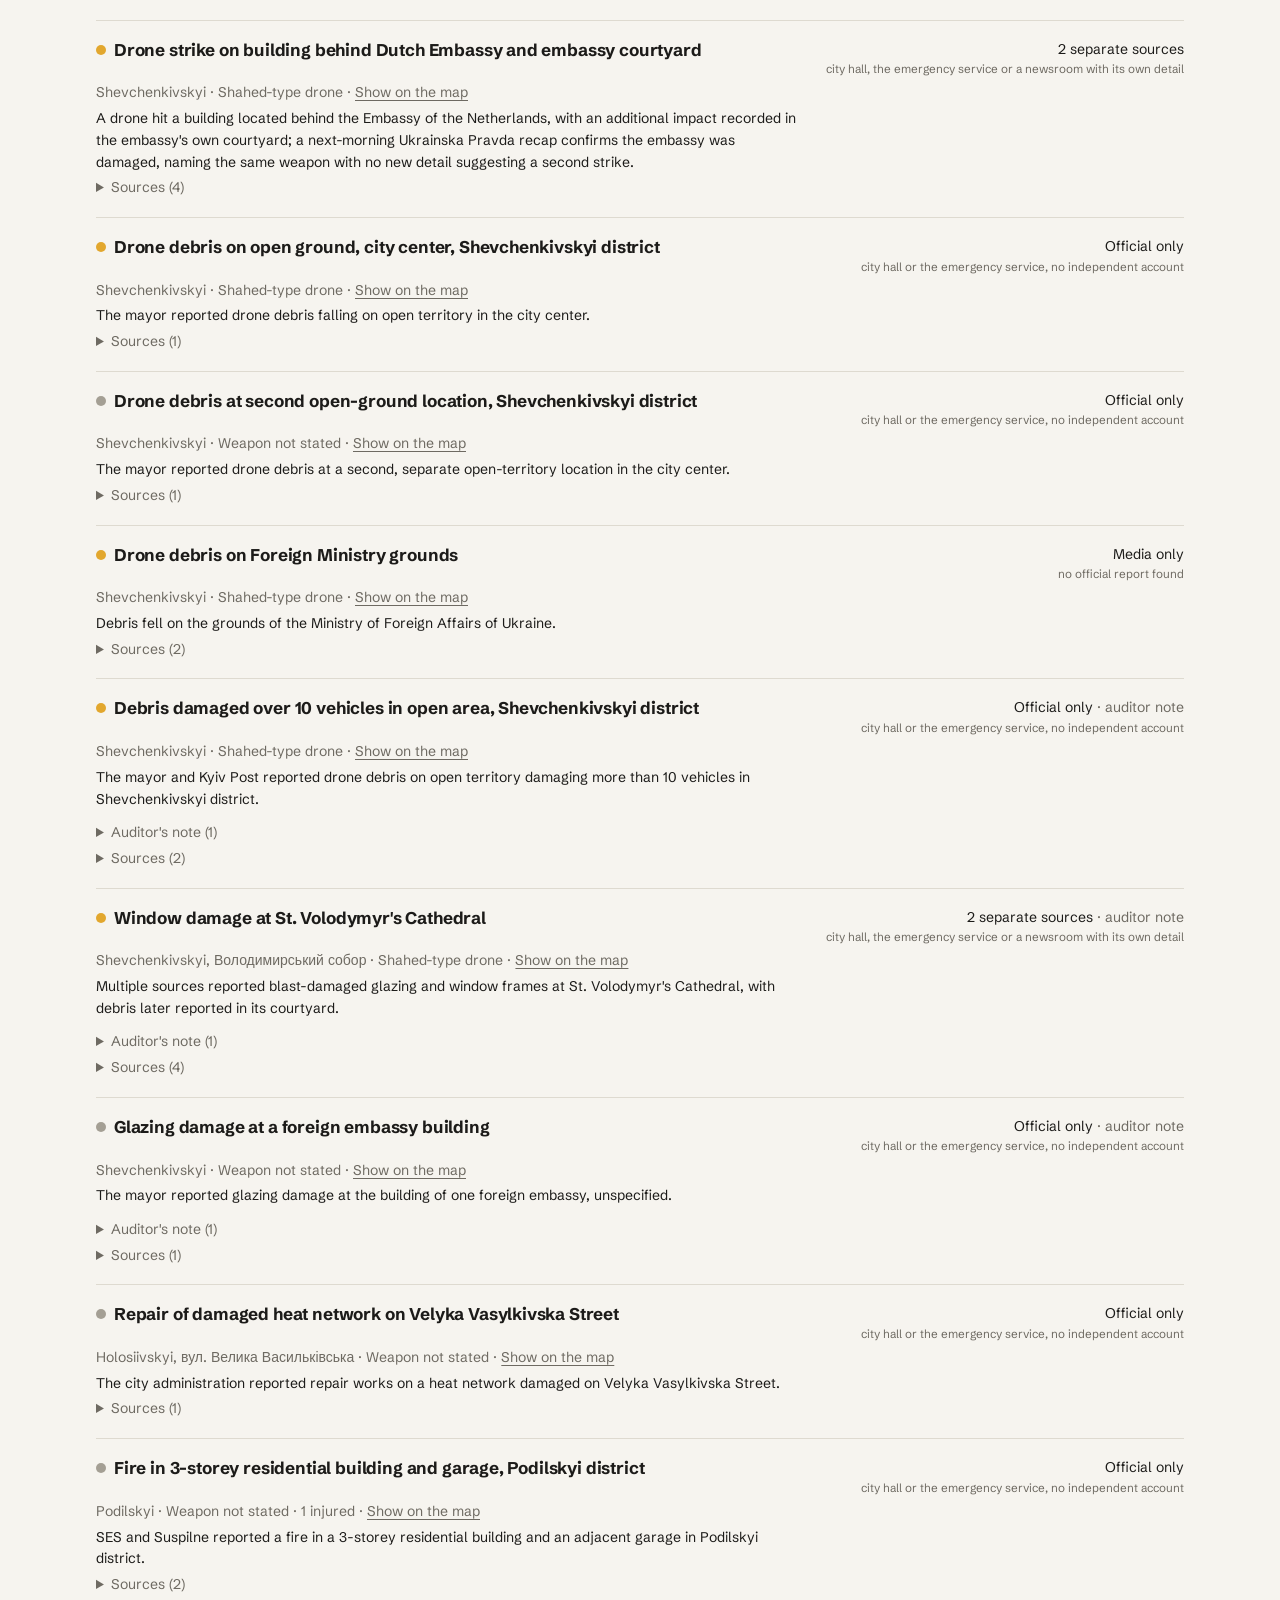
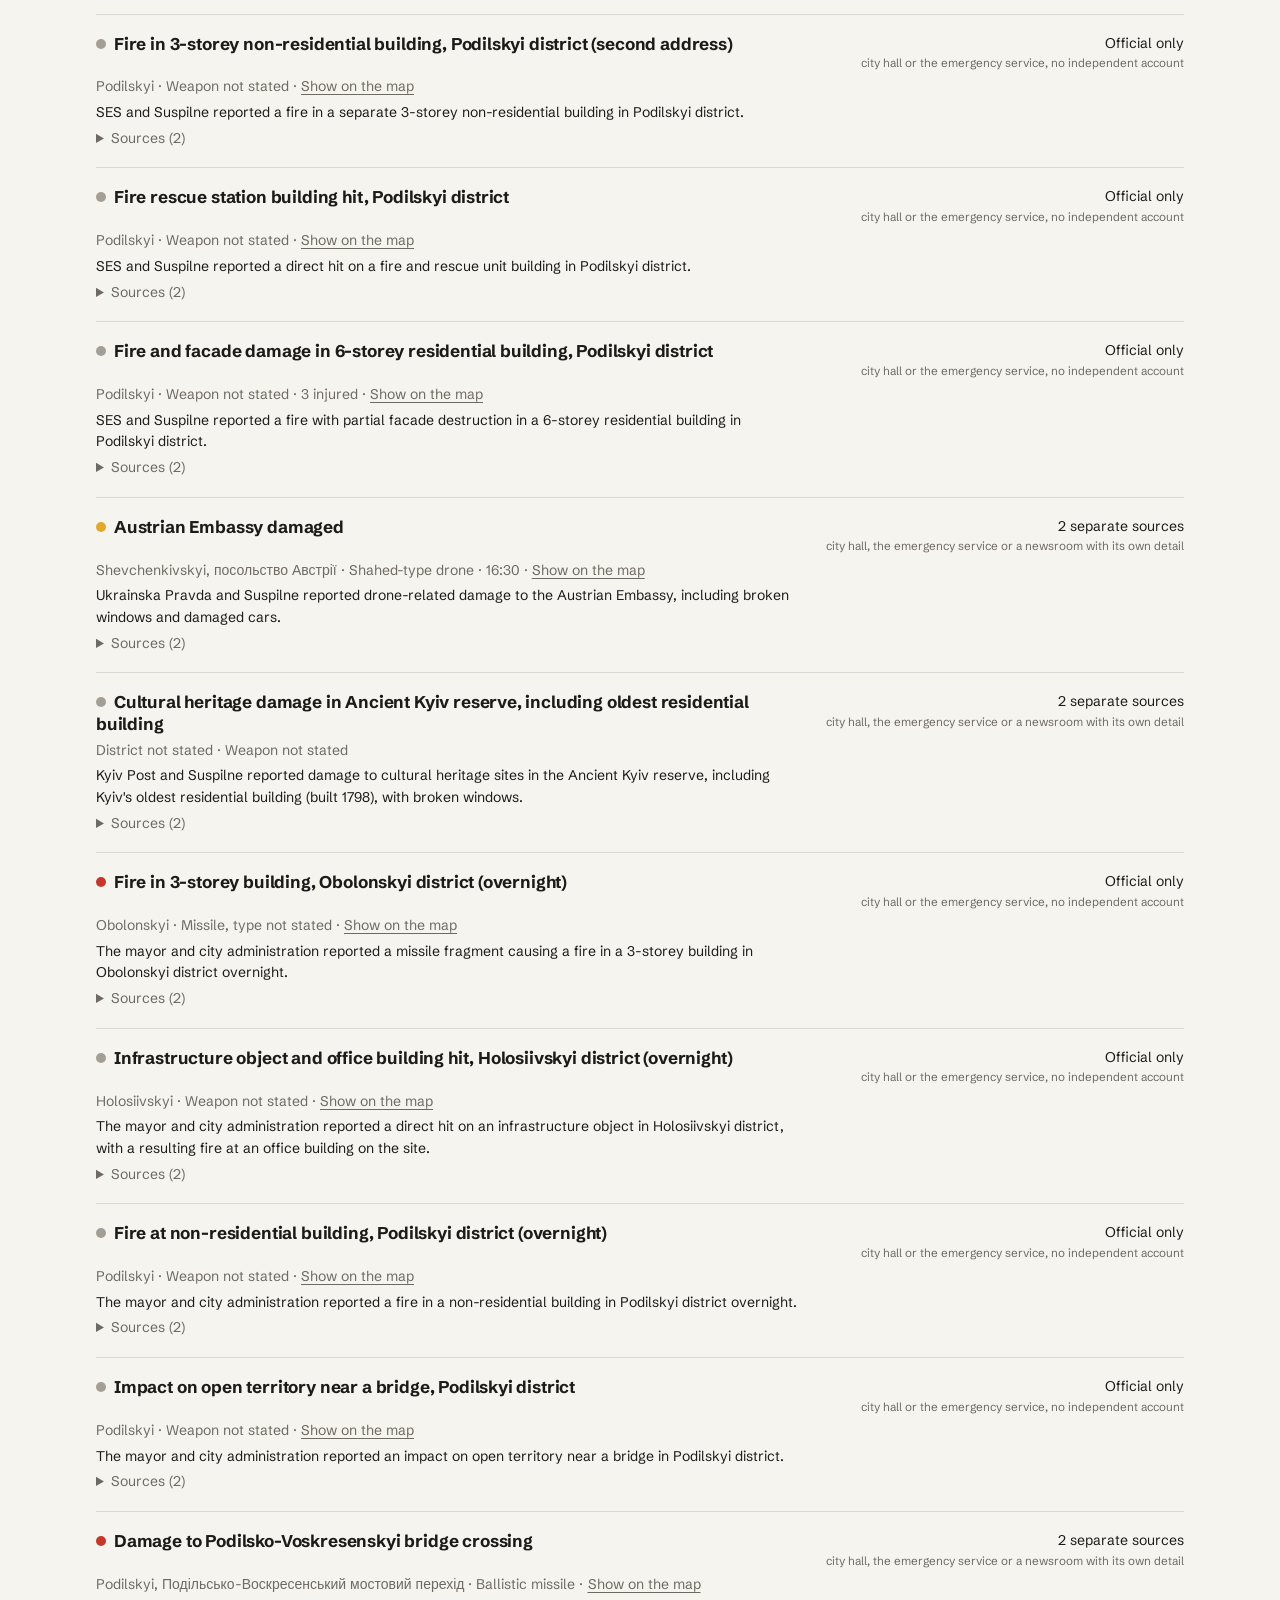
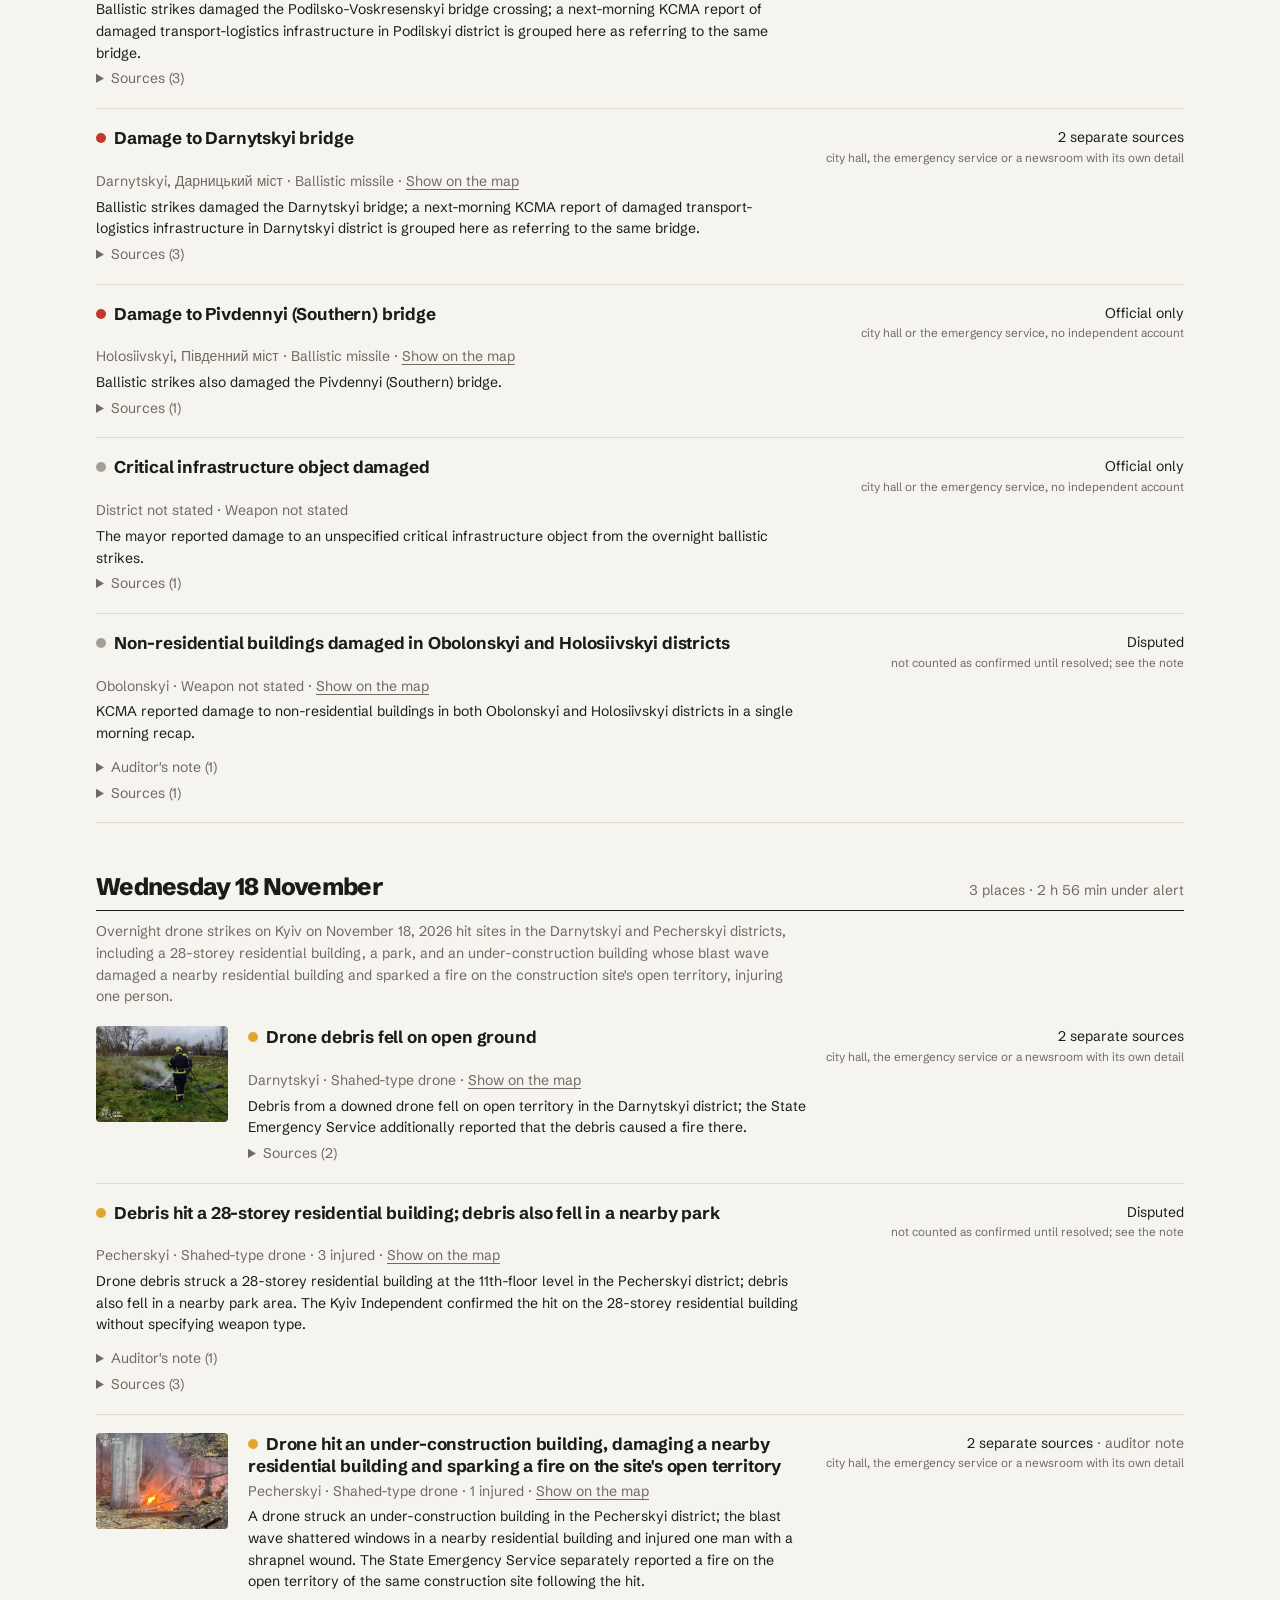
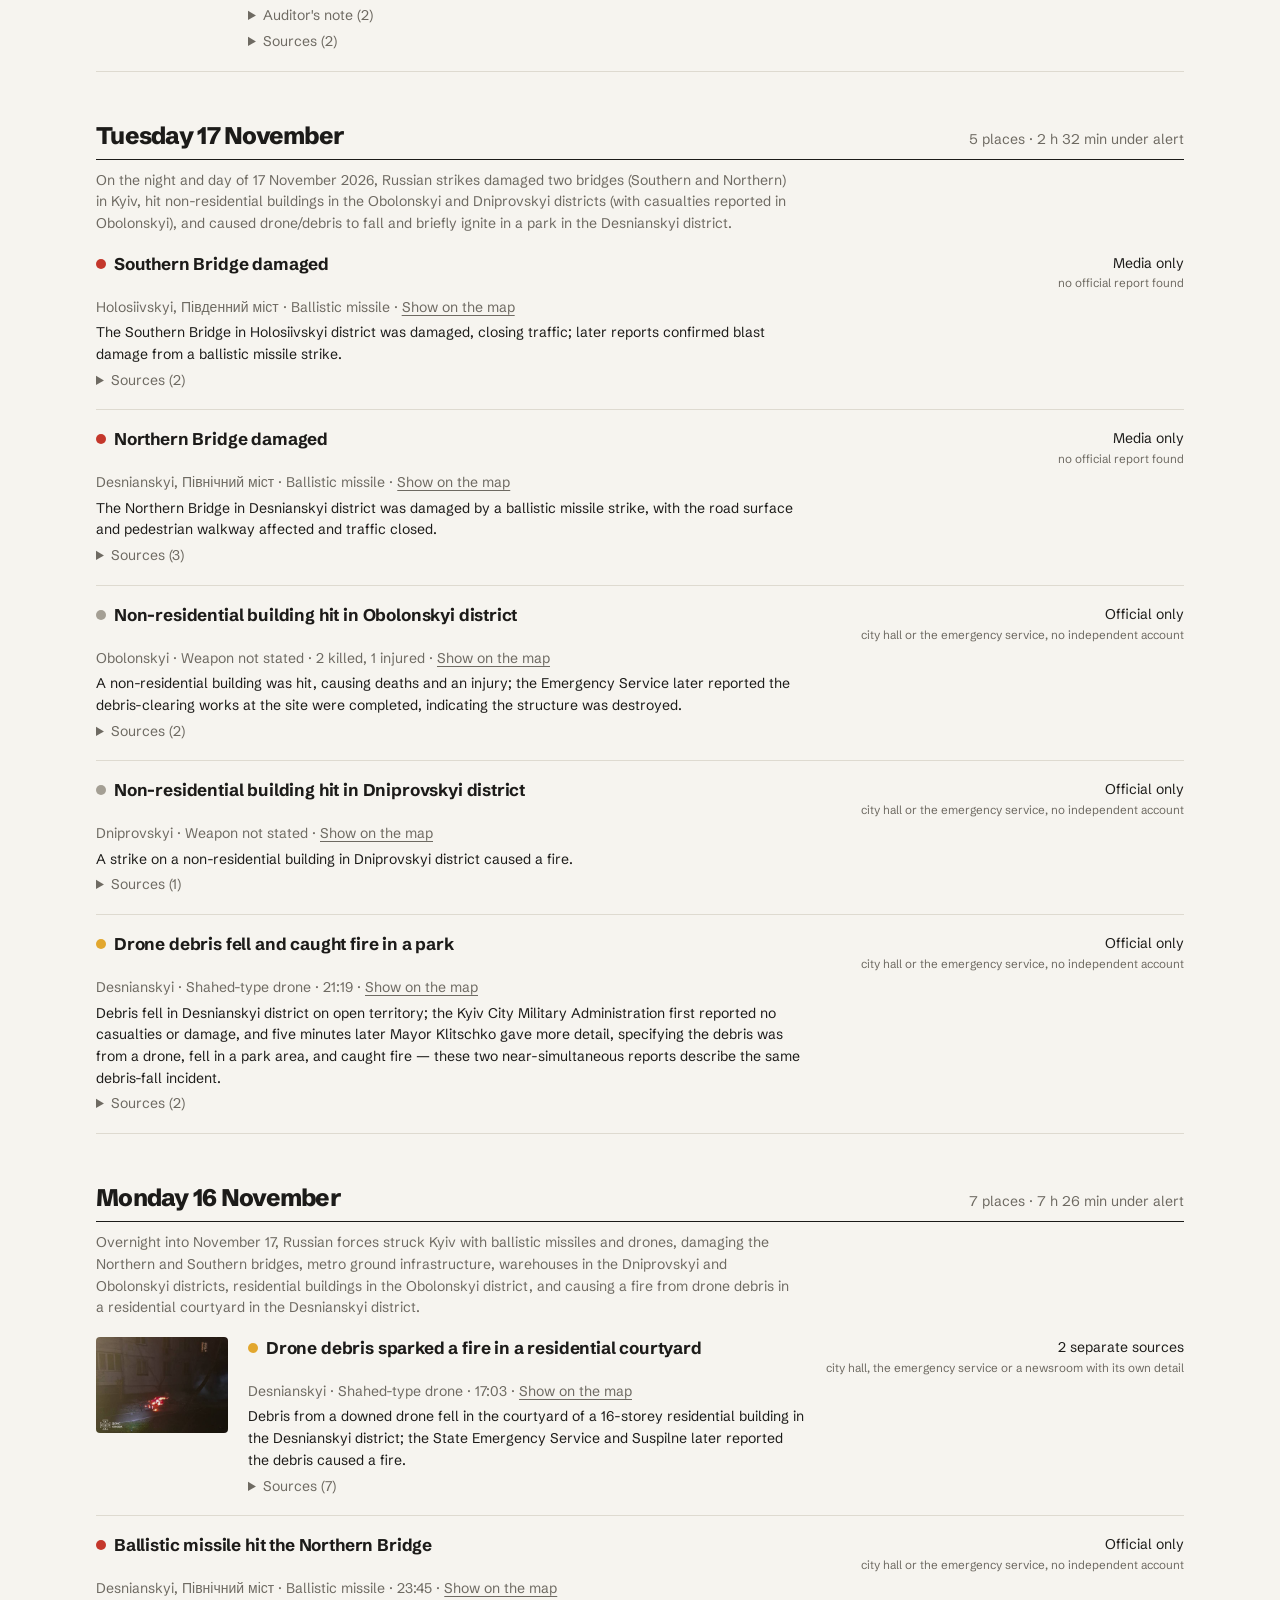
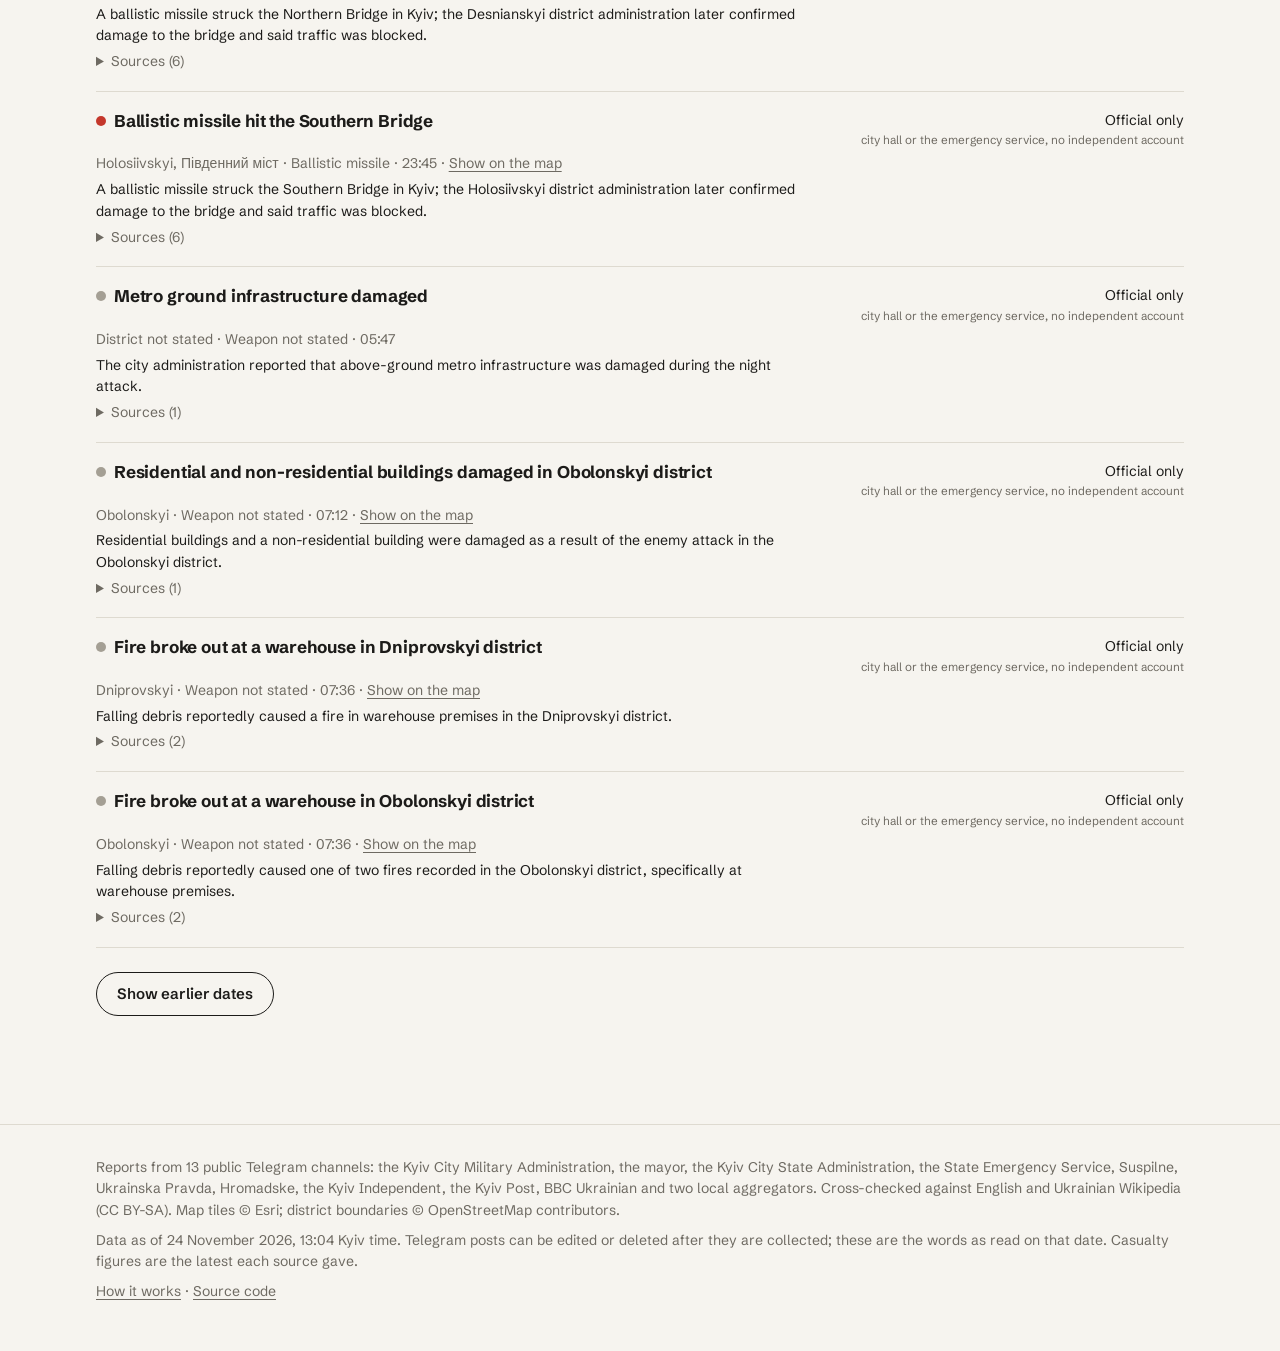
<file: site/records.html>
<!doctype html>
<html lang="en">
<head>
<meta charset="utf-8">
<meta name="viewport" content="width=device-width, initial-scale=1">
<title>The record – Kyiv Strike Registry</title>
<meta name="description" content="Every place hit in Kyiv from 1 October to 23 November 2026, date by date, with the exact words of every channel that reported it.">
<meta name="theme-color" content="#F6F4EF">
<link rel="icon" href="favicon.svg" type="image/svg+xml">
<link rel="icon" href="favicon-32.png" sizes="32x32" type="image/png">
<link href="fonts/fonts.css" rel="stylesheet">
<link rel="stylesheet" href="style.css">
</head>
<body>
<header class="top" id="top"></header>
<main>
<section class="pagehead"><div class="wrap">
  <h1>The record</h1>
  <p class="lede">Newest date first. Each place shows how well it is confirmed and, under Sources, the exact words of every channel that reported it.</p>
  <div class="toolbar" id="filters"></div>
  <p class="status" id="status" aria-live="polite"></p>
  <div class="days" id="days"></div>
  <div class="more"><button class="btn" id="more">Show earlier dates</button></div>
</div></section>
</main>

<dialog class="viewer" id="viewer"><button aria-label="Close" onclick="this.closest('dialog').close()">×</button><img alt=""><p></p></dialog>

<script src="data.js"></script>
<script src="common.js"></script>
<script>
mountHeader('records'); mountFooter();
const R = window.REGISTRY, S = R.sites, $ = s => document.querySelector(s);
const state = {night: null, w: 'all', t: '', d: ''};
const syncFilters = mountFilters($('#filters'), S, state, p => { Object.assign(state, p); shown = 8; render(); });
const visible = () => S.filter(s => passes(state, s));
window.reset = () => { Object.assign(state, {w: 'all', t: '', d: ''}); render(); };
const meta = Object.fromEntries(R.days.map(d => [d.day, d]));

let shown = 8;
function siteHTML(s) {
  const lvl = `${LEVEL_SHORT[s.level](s)}${noteMark(s)}<small>${LEVEL_NOTE[s.level]}</small>`;
  return `<div class="site${s.photo ? ' has-photo' : ''}" id="${s.id}">` +
    (s.photo ? `<img class="ph" src="${s.photo}" alt="Photo from the official post" loading="lazy" data-cap="${esc(photoCaption(s))}">` : '') +
    `<h4><i style="background:${COLOR[s.wclass]}"></i>${esc(s.title)}</h4><div class="lvl">${lvl}</div>` +
    `<p class="meta">${esc(where(s))} · ${WEAPON[s.weapon] || 'Weapon not stated'}${s.time ? ' · ' + s.time : ''}${cas(s) ? ' · ' + cas(s) : ''}` +
    `${s.lat != null ? ` · <a href="./#site=${s.id}">Show on the map</a>` : ''}</p>` +
    `<p class="sum">${esc(s.summary)}</p>` + auditorNote(s) +
    `<details><summary>Sources (${s.sources.length})</summary>${sourcesHTML(s)}</details></div>`;
}
function render() {
  syncFilters();
  const v = visible(), byDay = group(v, s => s.day), days = Object.keys(byDay).sort().reverse();
  const any = state.w !== 'all' || state.t || state.d;
  $('#status').innerHTML = any ? `Showing ${v.length} of ${S.length} places. <button onclick="reset()">Clear filters</button>` : `All ${S.length} places over ${days.length} dates.`;
  $('#days').innerHTML = days.slice(0, shown).map(d => {
    const m = meta[d] || {}, a = m.alerts || {};
    const bits = [`${byDay[d].length} ${pl(byDay[d].length, 'place', 'places')}`];
    if (a.drone + a.missile) bits.push(`${hm(a.drone + a.missile)} under alert`);
    return `<article><div class="dayh"><h3><a href="./#night=${d}" style="text-decoration:none">${fmtDay(d, 'dowlong')}</a></h3><p class="tnum">${bits.join(' · ')}</p></div>` +
      (m.summary ? `<p class="daysum">${esc(m.summary)}</p>` : '') + byDay[d].map(siteHTML).join('') + `</article>`;
  }).join('') || `<p class="mute">No place matches these filters. <button class="btn sm" onclick="reset()">Clear filters</button></p>`;
  $('#more').hidden = days.length <= shown;
}
$('#more').onclick = () => { shown += 10; render(); };
$('#days').addEventListener('click', e => { const img = e.target.closest('.ph'); if (!img) return;
  const v = $('#viewer'); v.querySelector('img').src = img.src; v.querySelector('p').textContent = img.dataset.cap; v.showModal(); });

// records.html#<site id> opens that place.
function openFromHash() {
  const id = location.hash.slice(1), s = S.find(x => x.id === id); if (!s) return;
  Object.assign(state, {w: 'all', t: '', d: ''});
  const days = [...new Set(S.map(x => x.day))].sort().reverse();
  shown = Math.max(shown, days.indexOf(s.day) + 1); render();
  const el = document.getElementById(id); el.querySelector('details').open = true;
  el.scrollIntoView({block: 'center'}); el.classList.add('lit'); setTimeout(() => el.classList.remove('lit'), 2400);
}
render(); openFromHash(); addEventListener('hashchange', openFromHash);
</script>
</body>
</html>
</file>
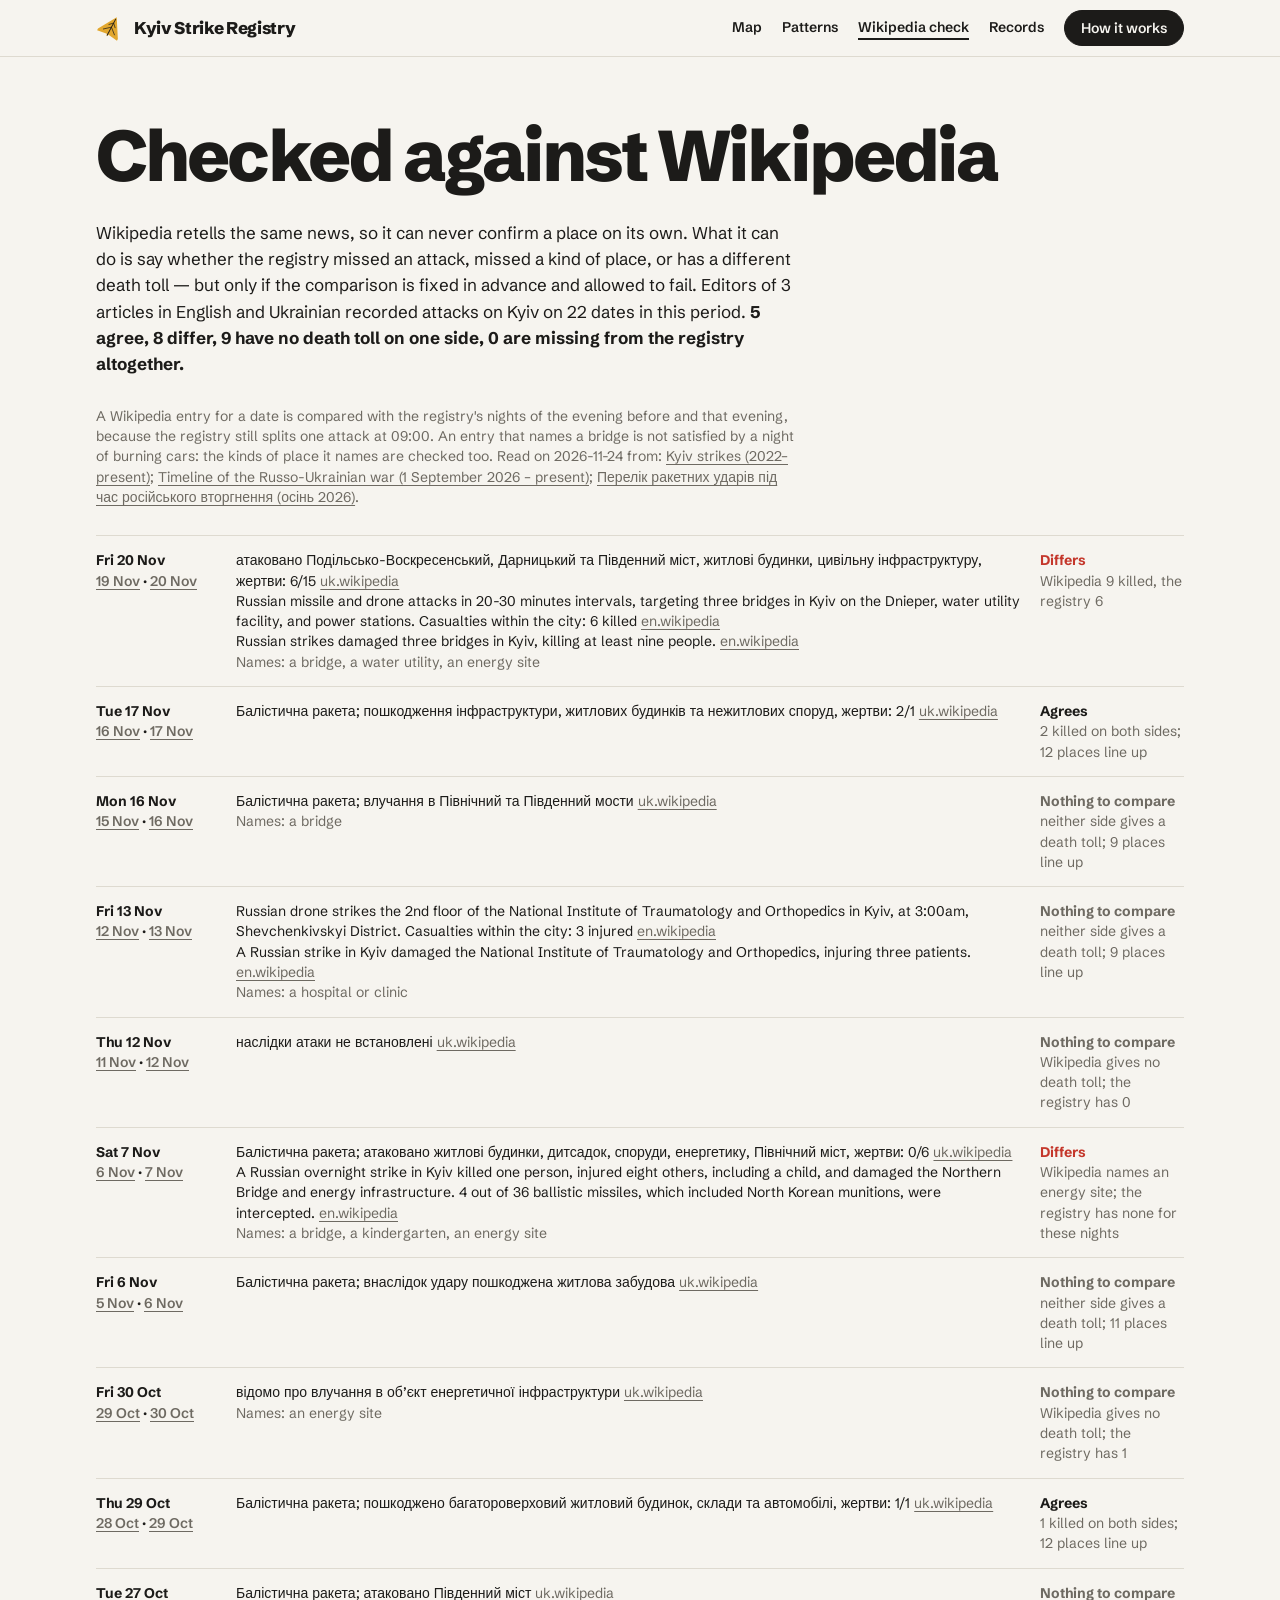
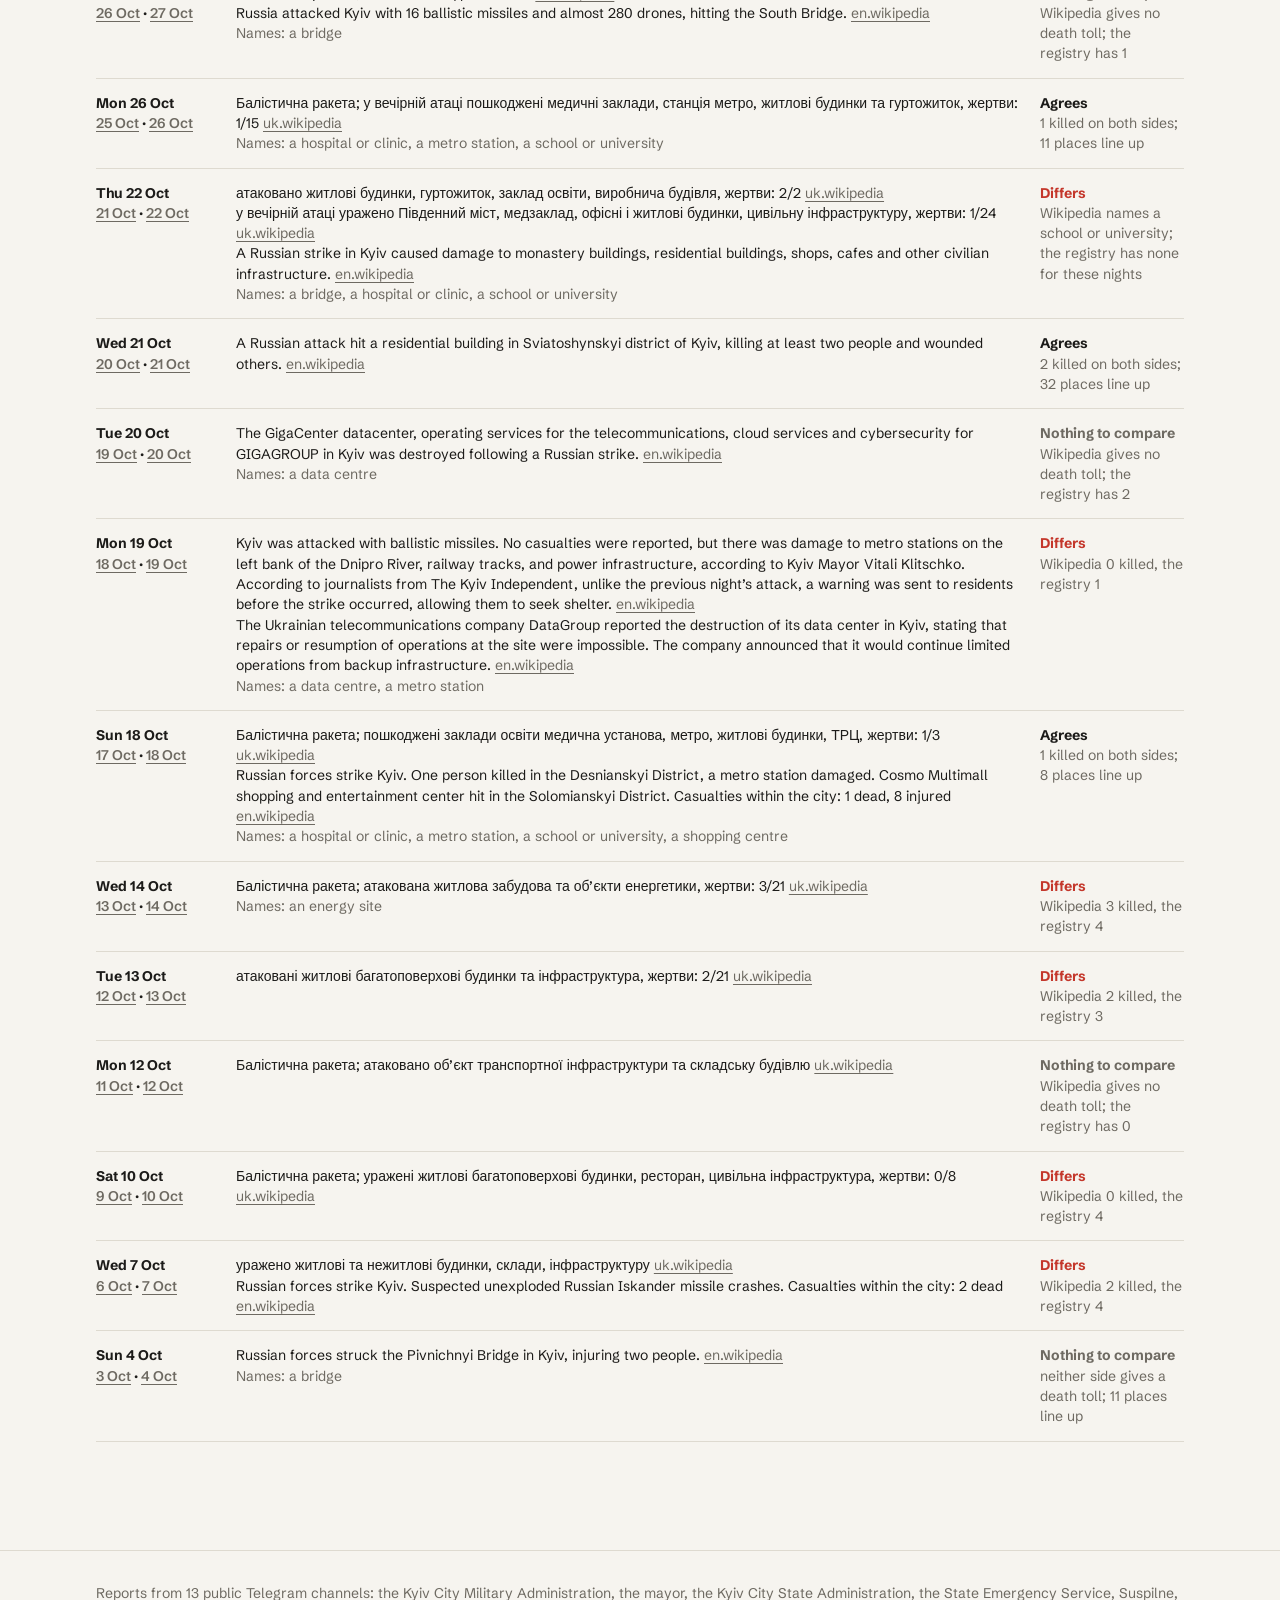
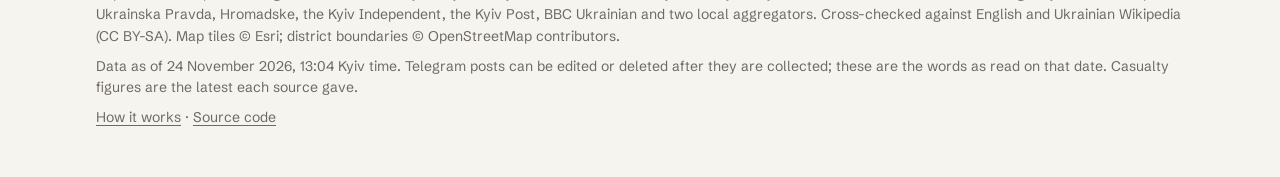
<file: site/wikipedia.html>
<!doctype html>
<html lang="en">
<head>
<meta charset="utf-8">
<meta name="viewport" content="width=device-width, initial-scale=1">
<title>Checked against Wikipedia – Kyiv Strike Registry</title>
<meta name="description" content="Every attack on Kyiv that Wikipedia editors recorded in autumn 2026, set against what the registry found on that date.">
<meta name="theme-color" content="#F6F4EF">
<link rel="icon" href="favicon.svg" type="image/svg+xml">
<link rel="icon" href="favicon-32.png" sizes="32x32" type="image/png">
<link href="fonts/fonts.css" rel="stylesheet">
<link rel="stylesheet" href="style.css">
</head>
<body>
<header class="top" id="top"></header>
<main>
<section class="pagehead"><div class="wrap">
  <h1>Checked against Wikipedia</h1>
  <p class="lede" id="wiki-lede"></p>
  <p class="lede small mute" id="wiki-src"></p>
  <div class="wiki" id="wiki"></div>
</div></section>
</main>

<script src="data.js"></script>
<script src="common.js"></script>
<script>
mountHeader('wiki'); mountFooter();
const R = window.REGISTRY, $ = s => document.querySelector(s);
const W = R.wiki, sm = W.summary;
const VERDICT = {match: 'Agrees', differs: 'Differs', no_figure: 'Nothing to compare',
                 missing: 'Not in the registry', pending: 'Not processed yet'};

$('#wiki-lede').innerHTML = `Wikipedia retells the same news, so it can never confirm a place on its own. ` +
  `What it can do is say whether the registry missed an attack, missed a kind of place, or has a different death toll — ` +
  `but only if the comparison is fixed in advance and allowed to fail. ` +
  `Editors of ${W.articles.length} articles in English and Ukrainian recorded attacks on Kyiv on ${sm.dates} dates in this period. ` +
  `<b>${sm.match} agree, ${sm.differs} differ, ${sm.no_figure} have no death toll on one side, ${sm.missing} are missing from the registry altogether.</b>` +
  (sm.pending ? ` ${sm.pending} more have not been read yet.` : '');
$('#wiki-src').innerHTML = `${W.window_note} An entry that names a bridge is not satisfied by a night of burning cars: ` +
  `the kinds of place it names are checked too. Read on ${W.taken} from: ` +
  W.articles.map(a => `<a href="https://${a.lang}.wikipedia.org/w/index.php?oldid=${a.revid}" target="_blank" rel="noopener">${esc(a.title)}</a>`).join('; ') + '.';

const tidy = t => t.replace(/^[^:]*?\d{4}[,:]\s*/, '').replace(/^Київ\. /, '').replace(/Засіб: —\. /, '')
  .replace(/^Засіб: ([^.]+)\. (.)/, (m, w, c) => w[0].toUpperCase() + w.slice(1) + '; ' + c);
$('#wiki').innerHTML = Object.entries(W.dates).sort((a, b) => b[0].localeCompare(a[0])).map(([d, n]) =>
  `<div class="wrow"><time>${fmtDay(d, 'dow')}<br>` +
    n.nights.map(nd => `<a class="go" href="./#night=${nd}">${fmtDay(nd)}</a>`).join(' · ') + `</time>` +
  `<div class="says">${n.records.map(r => `<div lang="${r.lang}">${esc(tidy(r.text))} <a href="${r.url}" target="_blank" rel="noopener">${r.lang}.wikipedia</a></div>`).join('')}` +
    (n.named.length ? `<div class="mute">Names: ${esc(n.named.join(', '))}</div>` : '') + `</div>` +
  `<div><span class="v ${n.verdict}">${VERDICT[n.verdict]}</span><br><span class="mute">${esc(n.detail)}</span></div></div>`).join('');
</script>
</body>
</html>
</file>
<file: site/fonts/fonts.css>
/* Schibsted Grotesk (SIL Open Font License), served from this site instead of Google Fonts */
/* latin-ext */
@font-face {
  font-family: 'Schibsted Grotesk';
  font-style: italic;
  font-weight: 400 800;
  font-display: swap;
  src: url(schibsted-1.woff2) format('woff2');
  unicode-range: U+0100-02BA, U+02BD-02C5, U+02C7-02CC, U+02CE-02D7, U+02DD-02FF, U+0304, U+0308, U+0329, U+1D00-1DBF, U+1E00-1E9F, U+1EF2-1EFF, U+2020, U+20A0-20AB, U+20AD-20C4, U+2113, U+2C60-2C7F, U+A720-A7FF;
}
/* latin */
@font-face {
  font-family: 'Schibsted Grotesk';
  font-style: italic;
  font-weight: 400 800;
  font-display: swap;
  src: url(schibsted-2.woff2) format('woff2');
  unicode-range: U+0000-00FF, U+0131, U+0152-0153, U+02BB-02BC, U+02C6, U+02DA, U+02DC, U+0304, U+0308, U+0329, U+2000-206F, U+20AC, U+2122, U+2191, U+2193, U+2212, U+2215, U+FEFF, U+FFFD;
}
/* latin-ext */
@font-face {
  font-family: 'Schibsted Grotesk';
  font-style: normal;
  font-weight: 400 800;
  font-display: swap;
  src: url(schibsted-3.woff2) format('woff2');
  unicode-range: U+0100-02BA, U+02BD-02C5, U+02C7-02CC, U+02CE-02D7, U+02DD-02FF, U+0304, U+0308, U+0329, U+1D00-1DBF, U+1E00-1E9F, U+1EF2-1EFF, U+2020, U+20A0-20AB, U+20AD-20C4, U+2113, U+2C60-2C7F, U+A720-A7FF;
}
/* latin */
@font-face {
  font-family: 'Schibsted Grotesk';
  font-style: normal;
  font-weight: 400 800;
  font-display: swap;
  src: url(schibsted-4.woff2) format('woff2');
  unicode-range: U+0000-00FF, U+0131, U+0152-0153, U+02BB-02BC, U+02C6, U+02DA, U+02DC, U+0304, U+0308, U+0329, U+2000-206F, U+20AC, U+2122, U+2191, U+2193, U+2212, U+2215, U+FEFF, U+FFFD;
}
</file>
<file: site/style.css>
/* Kyiv Strike Registry – the Fall in Kyiv scheme: paper and ink, amber for drones, brick for missiles.
   Four text sizes, one gap, one column. Emphasis is weight only. */
:root{
  color-scheme:light;
  --bg:#F6F4EF;
  --ink:#1C1B19;
  --mute:#6E6A62;
  --soft:#ECE8DF;
  --track:#DEDAD0;
  --drone:#E2A72E;
  --missile:#C4372B;
  --unk:#A49F94;
  --font:"Schibsted Grotesk","Helvetica Neue",Arial,sans-serif;
  --t-hero:clamp(2.4rem,5.6vw,4.6rem);
  --t-h:clamp(1.9rem,3.6vw,3rem);
  --t-s:.875rem;
  --gap:28px;
}
*{box-sizing:border-box;margin:0}
html{-webkit-text-size-adjust:100%;scroll-padding-top:72px}
body{font:400 1.0625rem/1.55 var(--font);background:var(--bg);color:var(--ink);overflow-x:hidden}
a{color:inherit;text-underline-offset:.18em;text-decoration-thickness:1px}
:focus-visible{outline:2px solid var(--ink);outline-offset:2px}
.wrap{max-width:calc(68rem + 40px);margin-inline:auto;padding-inline:20px}
h1,h2,h3{font-weight:800;letter-spacing:-.03em;text-wrap:balance}
h1{font-size:var(--t-hero);line-height:1;letter-spacing:-.04em}
h2{font-size:var(--t-h);line-height:1.02}
h3{font-size:1.0625rem;letter-spacing:-.01em;line-height:1.3}
.lede{margin-top:var(--gap);max-width:44rem}
.row{margin-top:var(--gap)}
.mute{color:var(--mute)}
.small{font-size:var(--t-s);line-height:1.45}
.tnum{font-variant-numeric:tabular-nums}
section{padding-block:clamp(56px,9vh,104px) 0}
section > .wrap > p{max-width:44rem}

/* Header */
.top{position:sticky;top:0;z-index:1000;background:var(--bg);border-bottom:1px solid var(--track)}
.top .wrap{display:flex;align-items:center;justify-content:space-between;gap:16px;height:56px}
.name{display:inline-flex;align-items:center;gap:8px;font-weight:800;letter-spacing:-.02em;text-decoration:none;white-space:nowrap}
.name img{width:30px;height:30px}
.top nav{display:flex;align-items:center;gap:20px;font-size:var(--t-s);font-weight:600;overflow-x:auto;scrollbar-width:none;min-width:0;padding-block:4px}
.top nav::-webkit-scrollbar{display:none}
.top nav a{text-decoration:none;white-space:nowrap;flex:none}
.top nav a:hover,.top nav a[aria-current]{text-decoration:underline;text-decoration-thickness:2px;text-underline-offset:.45em}
.top nav a.btn{text-decoration:none}
.top .narrow{display:none}
@media (max-width:700px){.name span{display:none}.top nav{gap:16px}.top .btn{padding:0 14px}.top .wide{display:none}.top .narrow{display:inline}}
@media (max-width:420px){.top .wrap{padding-inline:14px;gap:12px}.top nav{gap:14px}.top nav a.n-map{display:none}}

.btn{display:inline-flex;align-items:center;justify-content:center;gap:.55em;font:600 .9375rem/1 var(--font);height:44px;padding:0 20px;border:1.5px solid var(--ink);background:transparent;color:var(--ink);cursor:pointer;text-decoration:none;border-radius:999px;white-space:nowrap}
.btn.solid{background:var(--ink);color:var(--bg)}
.btn.sm{height:36px;padding:0 14px;font-size:var(--t-s)}
.top .btn{height:36px;padding:0 16px;font-size:var(--t-s)}

/* Hero */
.hero{padding-block:clamp(40px,8vh,88px) 0}
.figs{display:flex;flex-wrap:wrap;gap:12px 40px;margin-top:var(--gap);font-size:var(--t-s);color:var(--mute)}
.figs b{display:block;font-size:var(--t-h);line-height:1;font-weight:800;letter-spacing:-.03em;color:var(--ink);margin-bottom:4px}

/* Night strip: one column per attack night */
.nights{margin-top:20px}
.nights svg{display:block;width:100%;height:auto;overflow:visible}
.nights .ax{font-size:11px;fill:var(--mute)}
.nights rect.hit{cursor:pointer}
.nights .sel{fill:none;stroke:var(--ink);stroke-width:1.5}
.ticks{display:flex;justify-content:space-between;font-size:var(--t-s);color:var(--mute);margin-top:6px}

/* Filters */
.filters{display:grid;gap:10px;margin-top:var(--gap)}
.fgroup{display:flex;flex-wrap:wrap;align-items:center;gap:6px}
.fgroup > span{font-size:var(--t-s);color:var(--mute);width:5.5rem;flex:none}
.chip{border:1px solid var(--track);background:none;font:600 var(--t-s)/1 var(--font);padding:8px 12px;border-radius:999px;cursor:pointer;color:var(--mute);display:inline-flex;align-items:center;gap:6px}
.chip i{width:8px;height:8px;border-radius:50%;display:inline-block}
.chip[aria-pressed=true]{background:var(--ink);border-color:var(--ink);color:var(--bg)}
.chip:hover{border-color:var(--ink)}
select.chip{appearance:none;padding-right:28px;background:url("data:image/svg+xml,%3Csvg xmlns='http://www.w3.org/2000/svg' width='10' height='6'%3E%3Cpath d='M1 1l4 4 4-4' fill='none' stroke='%236E6A62' stroke-width='1.5'/%3E%3C/svg%3E") no-repeat right 12px center}
.status{font-size:var(--t-s);color:var(--mute);margin-top:4px}
.status button{border:0;background:none;font:inherit;color:var(--ink);text-decoration:underline;cursor:pointer;padding:0}

/* Patterns */
.charts{display:grid;gap:56px;margin-top:var(--gap)}
.chart h3{margin-bottom:4px}
.chart > p{font-size:var(--t-s);color:var(--mute);max-width:44rem}
.bars{display:grid;gap:10px;margin-top:16px}
.bar{display:grid;grid-template-columns:12rem 1fr 3rem;gap:16px;align-items:center;font-size:var(--t-s);background:none;border:0;padding:0;text-align:left;color:inherit;font-family:inherit;cursor:pointer}
.bar .track{height:16px;background:var(--soft);display:flex}
.bar .track i{height:100%;display:block}
.bar b{text-align:right;font-weight:700}
.bar:hover > span:first-child,.bar[aria-pressed=true] > span:first-child{text-decoration:underline;text-underline-offset:.2em}
@media (max-width:599px){.bar{grid-template-columns:1fr auto}.bar .track{grid-column:1/-1;grid-row:2}}
.cols{display:grid;align-items:end;gap:3px;height:150px;margin-top:16px}
.cols div{display:flex;flex-direction:column-reverse;height:100%;cursor:default}
.cols i{display:block;width:100%}
.cols-ax{display:grid;gap:3px;font-size:11px;color:var(--mute);margin-top:6px}
.cols-ax span{text-align:center}
.tally{display:grid;gap:12px;margin-top:16px}
.trow{display:grid;grid-template-columns:14rem 2.5rem minmax(0,1fr);gap:16px;align-items:center;font-size:var(--t-s)}
.trow b{text-align:right}
.sq{display:flex;flex-wrap:wrap;gap:4px}
.sq button,.sq a{display:block;width:15px;height:15px;border-radius:2px;border:0;padding:0;cursor:pointer;background:var(--unk)}
.sq button:hover,.sq a:hover{outline:2px solid var(--ink);outline-offset:1px}
@media (max-width:759px){.trow{grid-template-columns:1fr 2rem;gap:6px 16px}.sq{grid-column:1/-1}.sq button,.sq a{width:13px;height:13px}}

/* Wikipedia check */
.wiki{margin-top:var(--gap);display:grid;gap:0;border-top:1px solid var(--track)}
.wrow{display:grid;grid-template-columns:7.5rem 1fr 9rem;gap:6px 20px;padding:14px 0;border-bottom:1px solid var(--track);font-size:var(--t-s);line-height:1.45}
.wrow time{font-weight:700;color:var(--ink)}
.wrow .v{font-weight:700}
.wrow .v.differs,.wrow .v.missing{color:var(--missile)}
.wrow .v.no_figure,.wrow .v.pending{color:var(--mute)}
.wrow q{quotes:none}
.wrow a{color:var(--mute)}
@media (max-width:640px){.wrow{grid-template-columns:1fr auto}.wrow .says{grid-column:1/-1;grid-row:2}}

/* Records */
.days{margin-top:var(--gap);display:grid;gap:48px}
.dayh{display:flex;flex-wrap:wrap;align-items:baseline;justify-content:space-between;gap:4px 20px;border-bottom:1.5px solid var(--ink);padding-bottom:8px}
.dayh h3{font-size:1.5rem;letter-spacing:-.03em}
.dayh p{font-size:var(--t-s);color:var(--mute)}
.daysum{font-size:var(--t-s);color:var(--mute);margin-top:10px;max-width:44rem}
.site{display:grid;grid-template-columns:minmax(0,1fr) auto;gap:4px 20px;padding:18px 0;border-bottom:1px solid var(--track)}
.site.has-photo{grid-template-columns:132px minmax(0,1fr) auto}
.site .ph{grid-row:span 3;width:132px;height:96px;object-fit:cover;border-radius:4px;background:var(--soft);cursor:zoom-in}
.site h4{font-size:1.0625rem;font-weight:700;letter-spacing:-.01em;line-height:1.3}
.site h4 i{display:inline-block;width:10px;height:10px;border-radius:50%;margin-right:8px;vertical-align:1px}
.site .meta{font-size:var(--t-s);color:var(--mute)}
.site .sum{font-size:var(--t-s);max-width:44rem}
.site .lvl{font-size:var(--t-s);text-align:right;white-space:nowrap;grid-column:-2;grid-row:1}
/* Everything but the level sits in the text column; without this, auto
   placement put a short summary into the level's column, flush right. */
.site > h4,.site > .meta,.site > .sum{grid-column:1;text-align:left}
.site.has-photo > h4,.site.has-photo > .meta,.site.has-photo > .sum{grid-column:2}
.nmark{color:var(--mute);font-weight:400}
.site .lvl small{display:block;color:var(--mute)}
.site details{grid-column:1/-1;font-size:var(--t-s)}
.site.has-photo details{grid-column:2/-1}
.site summary{cursor:pointer;color:var(--mute);width:max-content}
.site summary:hover{color:var(--ink)}
.srcs{list-style:none;padding:0;display:grid;gap:10px;margin-top:10px}
.srcs li{border-left:2px solid var(--track);padding-left:12px}
.srcs blockquote{font-style:normal}
.srcs .who{color:var(--mute);display:block;margin-top:2px}
.flag{color:var(--missile)}
.site.lit{background:linear-gradient(90deg,var(--soft),transparent)}
@media (max-width:640px){
  .site,.site.has-photo{grid-template-columns:minmax(0,1fr)}
  .site .ph{grid-row:auto;width:100%;height:180px}
  .site .lvl{text-align:left;grid-column:1;grid-row:auto}
  .site.has-photo > h4,.site.has-photo > .meta,.site.has-photo > .sum{grid-column:1}
  .site.has-photo details{grid-column:1}
}
.more{margin-top:24px}

/* Photo viewer */
dialog.viewer{margin:auto;padding:0;border:0;border-radius:8px;background:var(--bg);max-width:min(960px,calc(100vw - 24px));max-height:calc(100svh - 24px)}
dialog.viewer::backdrop{background:rgba(18,19,23,.75)}
dialog.viewer img{display:block;max-width:100%;max-height:calc(100svh - 110px);object-fit:contain}
dialog.viewer p{padding:12px 16px;font-size:var(--t-s);color:var(--mute)}
dialog.viewer button{position:absolute;top:8px;right:8px;width:40px;height:40px;border:0;border-radius:50%;background:var(--bg);font:600 1.1rem/1 var(--font);cursor:pointer}

/* How it works page */
.flow{margin-top:var(--gap);overflow-x:auto;-webkit-overflow-scrolling:touch}
@media (max-width:760px){.flow svg{min-width:820px}}
.flow svg{width:100%;height:auto;display:block}
.flow text{font-family:var(--font)}
.steps{list-style:none;padding:0;margin-top:var(--gap);display:grid;gap:36px;counter-reset:s;max-width:46rem}
.steps li{display:grid;grid-template-columns:2rem 1fr;column-gap:16px;counter-increment:s}
.steps li > *{grid-column:2}
.steps li::before{content:counter(s);grid-column:1;grid-row:1;font-weight:800;color:var(--mute)}
.steps h3 small{font-weight:400;color:var(--mute);font-size:var(--t-s);margin-left:8px;letter-spacing:0}
.steps p{margin-top:6px}
.steps .n{font-size:var(--t-s);color:var(--mute);margin-top:6px}
.catches{display:grid;gap:0;margin-top:var(--gap);border-top:1px solid var(--track);max-width:46rem}
.catches li{list-style:none;padding:16px 0;border-bottom:1px solid var(--track);font-size:var(--t-s)}
.catches b{display:block;font-size:1rem}
.catches .fx{color:var(--mute);margin-top:4px}
.catches ul{padding:0}
.kv{display:grid;grid-template-columns:repeat(auto-fit,minmax(150px,1fr));gap:24px;margin-top:var(--gap)}
.kv div{font-size:var(--t-s);color:var(--mute)}
.kv b{display:block;font-size:var(--t-h);line-height:1;font-weight:800;color:var(--ink);letter-spacing:-.03em;margin-bottom:4px}

footer{margin-top:clamp(72px,12vh,128px);padding-block:32px 48px;border-top:1px solid var(--track);font-size:var(--t-s);color:var(--mute)}
footer p + p{margin-top:8px}
footer a{color:var(--mute)}
@media (prefers-reduced-motion:reduce){*{scroll-behavior:auto!important;transition:none!important}}

/* Map page: the map is the page. Header, map, timeline; cards float over the map. */
body.app{height:100svh;overflow:hidden;display:flex;flex-direction:column}
.app .top{position:relative;flex:none}
.stage{flex:1;min-height:0;display:flex;flex-direction:column}
.mapwrap{position:relative;flex:1;min-height:0}
#map{position:absolute;inset:0;background:var(--soft)}
.leaflet-container{font-family:var(--font);background:var(--soft)}
.leaflet-tile-pane{filter:sepia(.28) saturate(.7) brightness(1.02)}
.leaflet-control-attribution{font-size:10px;background:rgba(246,244,239,.85)!important}
@media (hover:none){.leaflet-top.leaflet-right{top:52px}}
.mapfilters{position:absolute;z-index:700;top:12px;left:12px;right:12px;display:flex;gap:6px;overflow-x:auto;scrollbar-width:none;padding:2px 2px 6px}
.mapfilters::-webkit-scrollbar{display:none}
@media (hover:hover){.mapfilters{right:64px}}
.mapfilters .chip{flex:none;background-color:var(--bg);border-color:transparent;color:var(--ink);box-shadow:0 2px 8px rgba(28,27,25,.14)}
.mapfilters .chip[aria-pressed=true]{background:var(--ink);color:var(--bg)}

.deck{position:absolute;z-index:700;left:0;right:0;bottom:0;padding-bottom:12px;transition:transform .35s ease,opacity .35s}
.deck.away{transform:translateY(110%);opacity:0;pointer-events:none}
.cards{--cw:min(84vw,340px);position:relative;display:flex;gap:12px;align-items:flex-end;overflow-x:auto;scroll-snap-type:x mandatory;scrollbar-width:none;overscroll-behavior-x:contain;
  padding:10px calc(50% - var(--cw) / 2) 4px;scroll-padding-inline:calc(50% - var(--cw) / 2)}
.cards::-webkit-scrollbar{display:none}
.cards:focus-visible{outline:none}
.card{flex:none;width:var(--cw);height:236px;scroll-snap-align:center;background:var(--bg);border-radius:10px;box-shadow:0 10px 28px rgba(28,27,25,.18);
  padding:14px 16px;display:flex;flex-direction:column;overflow:hidden;cursor:pointer;border-top:4px solid var(--c,var(--ink));outline:1.5px solid transparent;outline-offset:-1.5px}
.card.on{outline-color:var(--ink)}
.card.over{width:min(84vw,420px);height:auto;min-height:236px;cursor:default}
@media (min-width:900px){
  .cards{padding-inline:64px;scroll-padding-inline:64px}
  .card{scroll-snap-align:start}
}
.card .when{font-size:var(--t-s);color:var(--mute)}
.card h2{font-size:1.5rem;line-height:1.05;letter-spacing:-.03em;margin:4px 0 8px}
.card h3{font-size:1.0625rem;line-height:1.25;margin:2px 0 4px;display:-webkit-box;-webkit-line-clamp:2;-webkit-box-orient:vertical;overflow:hidden}
.card .meta{font-size:var(--t-s);color:var(--mute);white-space:nowrap;overflow:hidden;text-overflow:ellipsis}
.card .sum{font-size:var(--t-s);margin-top:6px;overflow:hidden;display:-webkit-box;-webkit-line-clamp:3;-webkit-box-orient:vertical}
.card.over .sum{-webkit-line-clamp:5}
.card .tot{font-size:var(--t-s);font-weight:700}
.card.ph img{flex:none;width:calc(100% + 32px);height:92px;margin:-14px -16px 10px;object-fit:cover;background:var(--soft)}
.card .foot{margin-top:auto;padding-top:8px;border-top:1px solid var(--track);display:flex;justify-content:space-between;gap:12px;font-size:var(--t-s)}
.card .foot span{white-space:nowrap;overflow:hidden;text-overflow:ellipsis}
.card .foot .ok{font-weight:700}
.card .row3{display:flex;gap:6px;margin-top:auto;padding-top:10px}
.card .row3 .chip{flex:1;justify-content:center;padding:9px 4px;color:var(--ink)}
.chip:disabled{opacity:.35;cursor:default}
.key{display:flex;flex-wrap:wrap;gap:4px 18px;font-size:var(--t-s);color:var(--mute);margin-top:auto;padding-top:10px}
.key i{display:inline-block;width:10px;height:10px;border-radius:50%;margin-right:6px;vertical-align:-1px}
.key i.dot{background:var(--ink)}
.key i.fill{border-radius:2px;background:var(--missile);opacity:.28}
/* The auditor's working notes: folded away, grey, never a red wall. */
.note{font-size:var(--t-s);color:var(--mute);margin-top:8px}
.note summary{cursor:pointer;width:max-content}
.note summary:hover{color:var(--ink)}
.note p{margin-top:6px;padding-left:12px;border-left:2px solid var(--track)}
.link{border:0;background:none;padding:0;font:inherit;font-weight:600;color:var(--ink);text-decoration:underline;text-underline-offset:.18em;cursor:pointer;white-space:nowrap}
@media (max-width:640px){.card h2{font-size:1.25rem}.card.over{min-height:0}.card.over .sum{-webkit-line-clamp:3}}
@media (max-height:700px){.card{height:200px}.card .sum{-webkit-line-clamp:2}.card.ph img{height:64px}}

.deckbtn{position:absolute;z-index:2;top:calc(50% + 2px);transform:translateY(-50%);width:40px;height:40px;border-radius:50%;border:0;background:var(--ink);color:var(--bg);display:none;place-items:center;cursor:pointer;box-shadow:0 4px 14px rgba(28,27,25,.25)}
.deckbtn svg{width:16px;height:16px;fill:none;stroke:currentColor;stroke-width:2}
.deckbtn.prev{left:14px}.deckbtn.next{right:14px}
.deckbtn:disabled{opacity:0;pointer-events:none}
@media (hover:hover) and (min-width:900px){.deckbtn{display:grid}}

.badge{position:absolute;z-index:700;left:50%;bottom:28px;transform:translateX(-50%);background:var(--bg);padding:12px 20px;border-radius:10px;box-shadow:0 10px 28px rgba(28,27,25,.18);font-size:var(--t-s);text-align:center;white-space:nowrap}
.badge b{display:block;font-size:1.25rem;font-weight:800;letter-spacing:-.02em}

.timeline{flex:none;display:flex;align-items:center;gap:16px;padding:8px 20px calc(8px + env(safe-area-inset-bottom));border-top:1px solid var(--track);background:var(--bg)}
.timeline .strip{flex:1;min-width:0}
.timeline .nights{margin:0}
.timeline .nights svg{height:46px}
.timeline .ticks{font-size:11px;margin-top:2px}
.timeline .btn{flex:none}
.timeline .narrow{display:none}
@media (max-width:640px){.timeline{gap:12px;padding-inline:12px}.timeline .btn{padding:0 12px}.timeline .wide{display:none}.timeline .narrow{display:inline}}

/* Sources sheet */
dialog.sheet{--p:24px;margin:auto;width:min(640px,calc(100vw - 24px));max-height:calc(100svh - 48px);padding:var(--p);border:0;border-radius:12px;background:var(--bg);color:var(--ink);overflow:auto;overscroll-behavior:contain}
dialog.sheet::backdrop{background:rgba(18,19,23,.55)}
@media (max-width:640px){dialog.sheet{--p:18px;margin:auto 0 0;width:100vw;max-width:100vw;max-height:88svh;border-radius:14px 14px 0 0;padding-bottom:calc(28px + env(safe-area-inset-bottom))}}
.sheet img{display:block;width:calc(100% + 2 * var(--p));max-width:none;margin:calc(-1 * var(--p)) calc(-1 * var(--p)) 0;max-height:44svh;object-fit:cover}
.sheet .cap{font-size:11px;color:var(--mute);margin:6px 0 16px}
.sheet .when{font-size:var(--t-s);color:var(--mute)}
.sheet h2{font-size:1.75rem;margin:2px 3rem 8px 0}
.sheet h3{margin-top:24px}
.sheet p + p{margin-top:8px}
.sheet .meta{font-size:var(--t-s);color:var(--mute)}
.sheet .x{position:absolute;top:10px;right:10px;width:40px;height:40px;border-radius:50%;border:0;background:var(--ink);color:var(--bg);font:600 1.2rem/1 var(--font);cursor:pointer;z-index:2}

/* Content pages: a night selector above the record */
.pagehead{padding-block:clamp(40px,7vh,72px) 0}
.toolbar{display:flex;flex-wrap:wrap;gap:6px;margin-top:var(--gap)}
.go{font-size:var(--t-s);font-weight:600}
</file>
